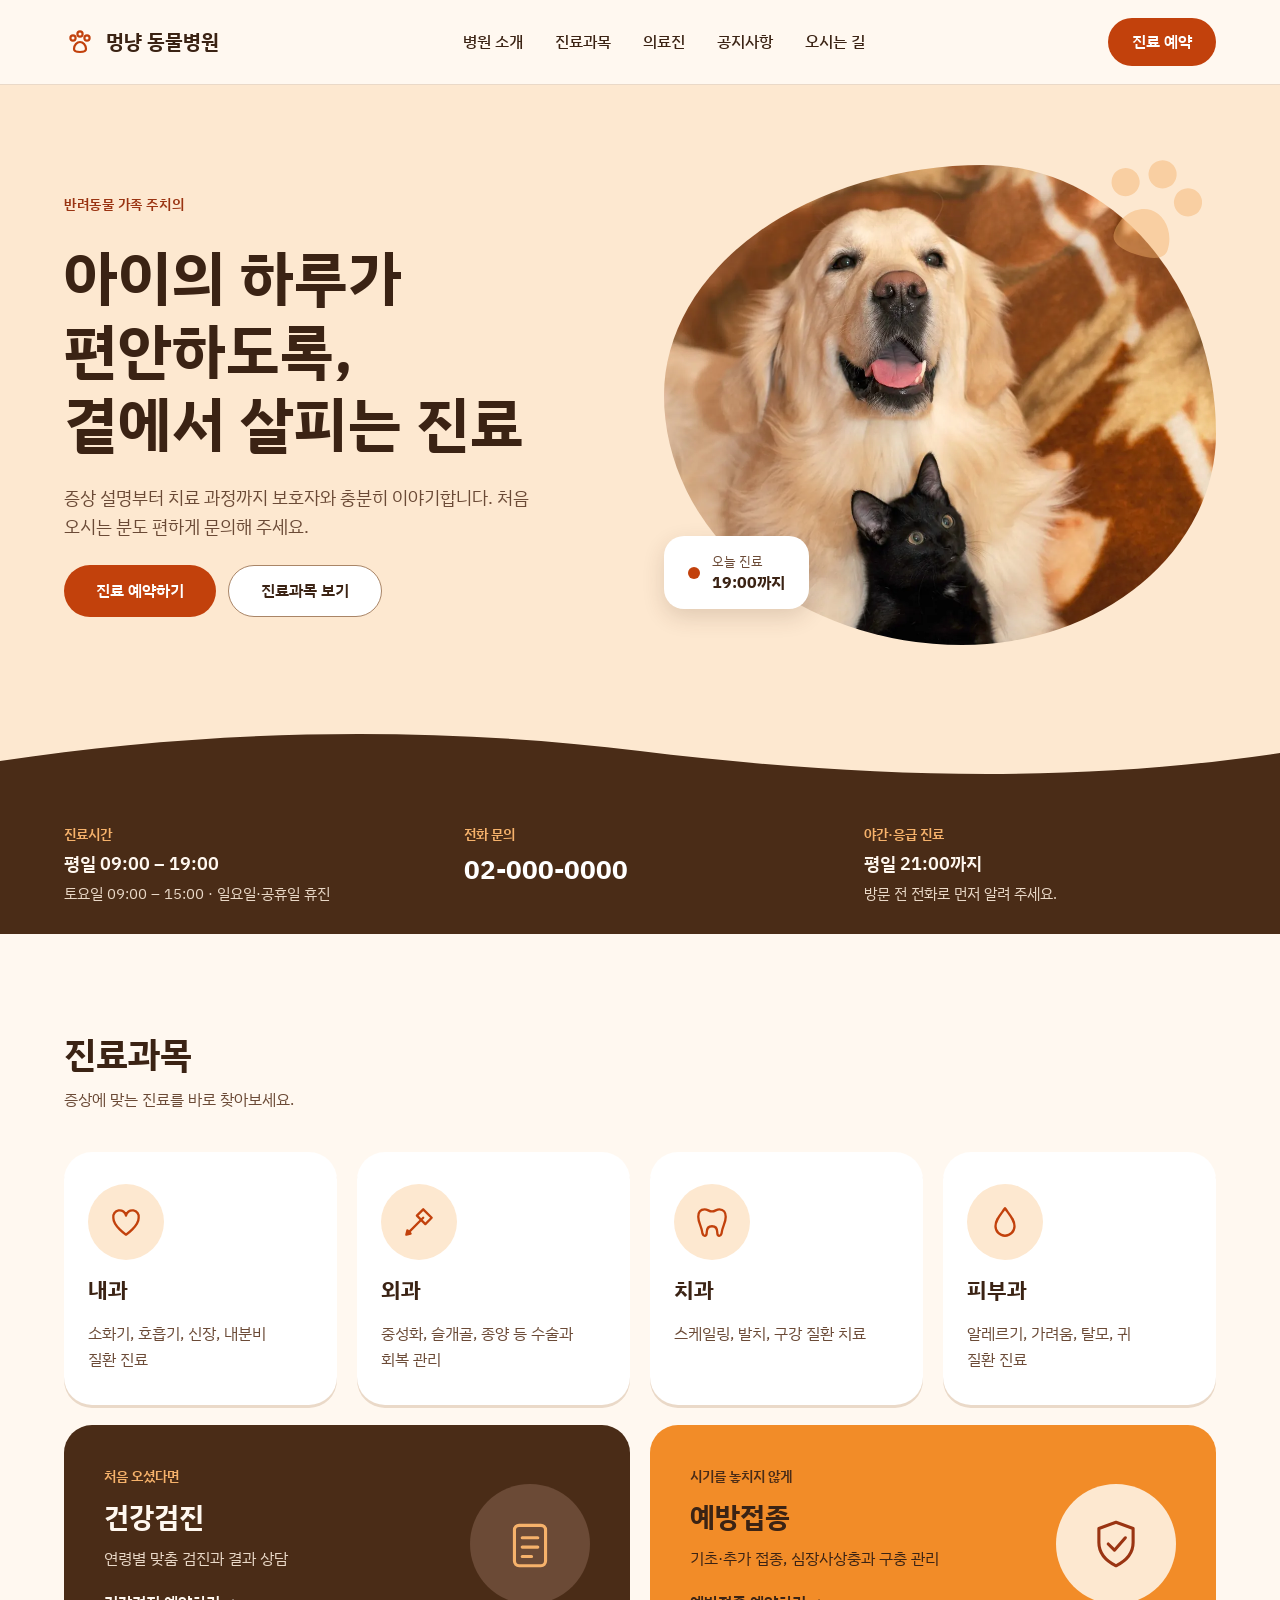
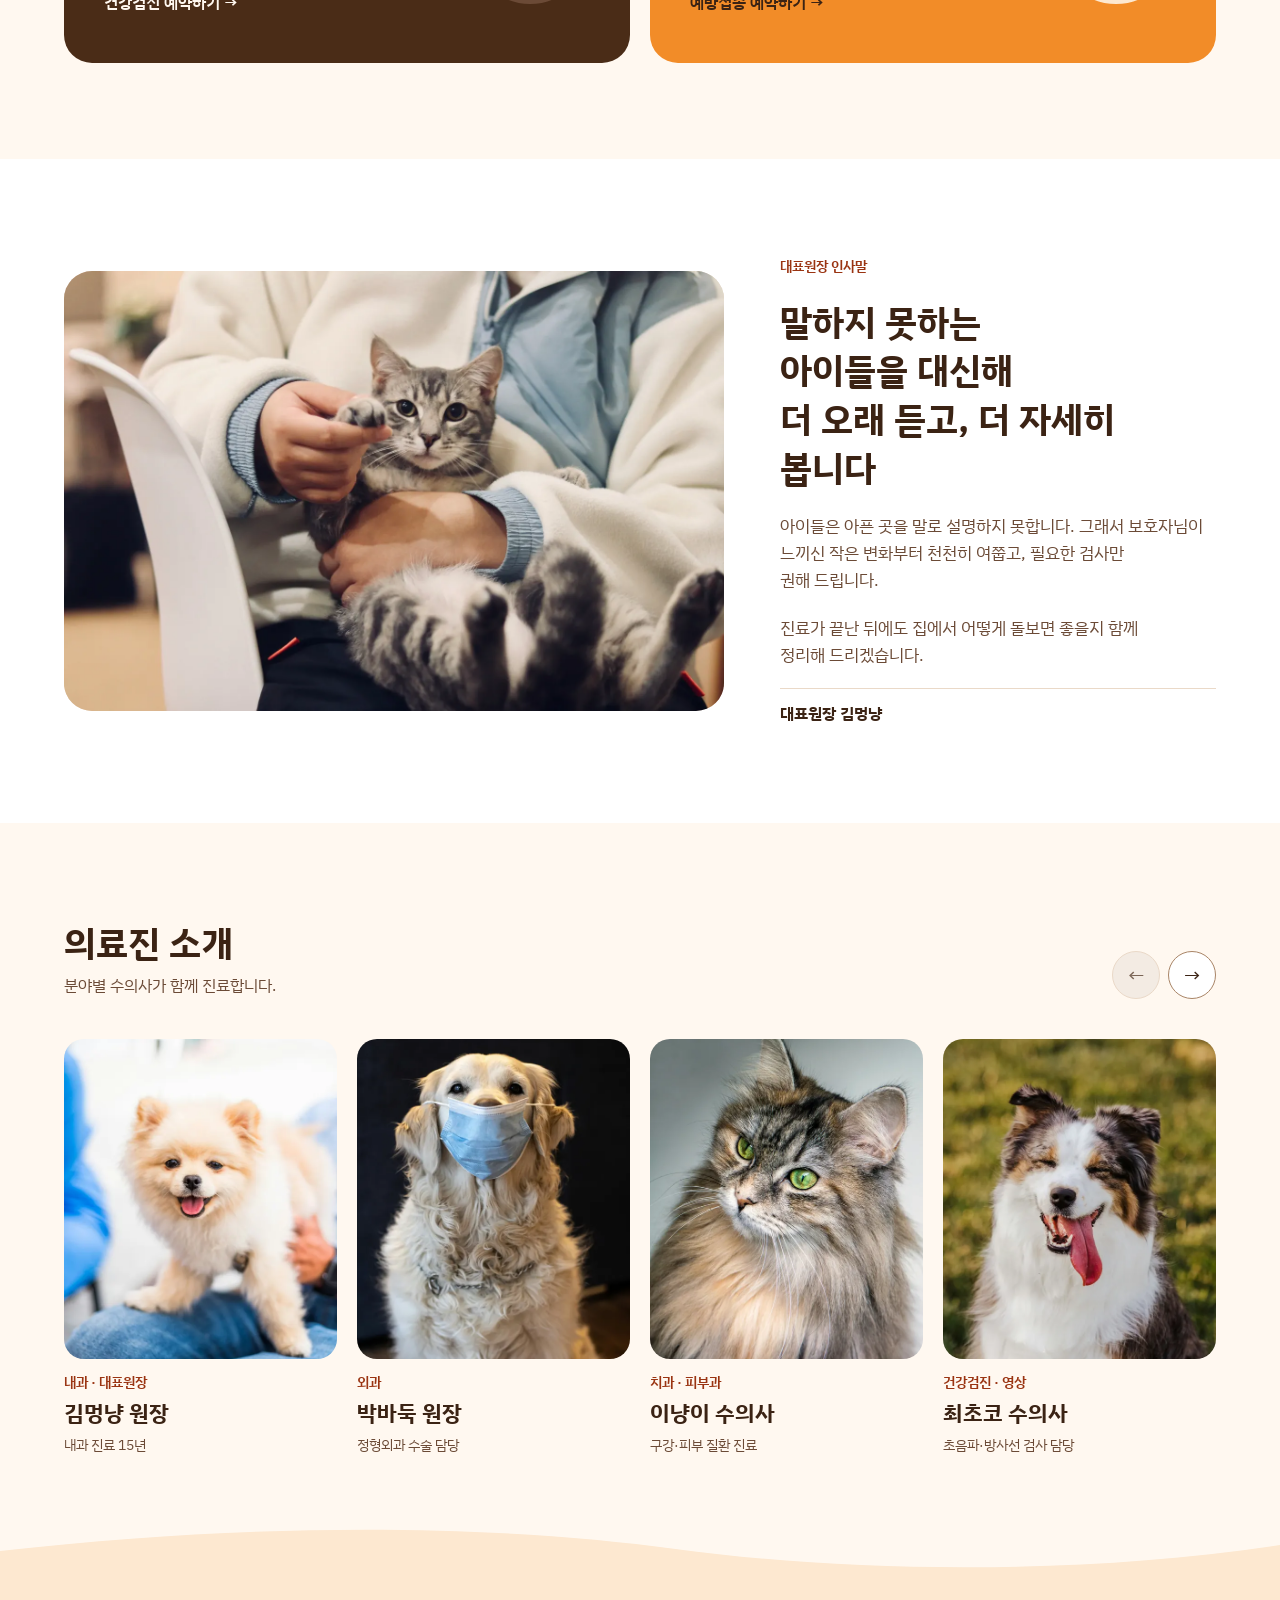
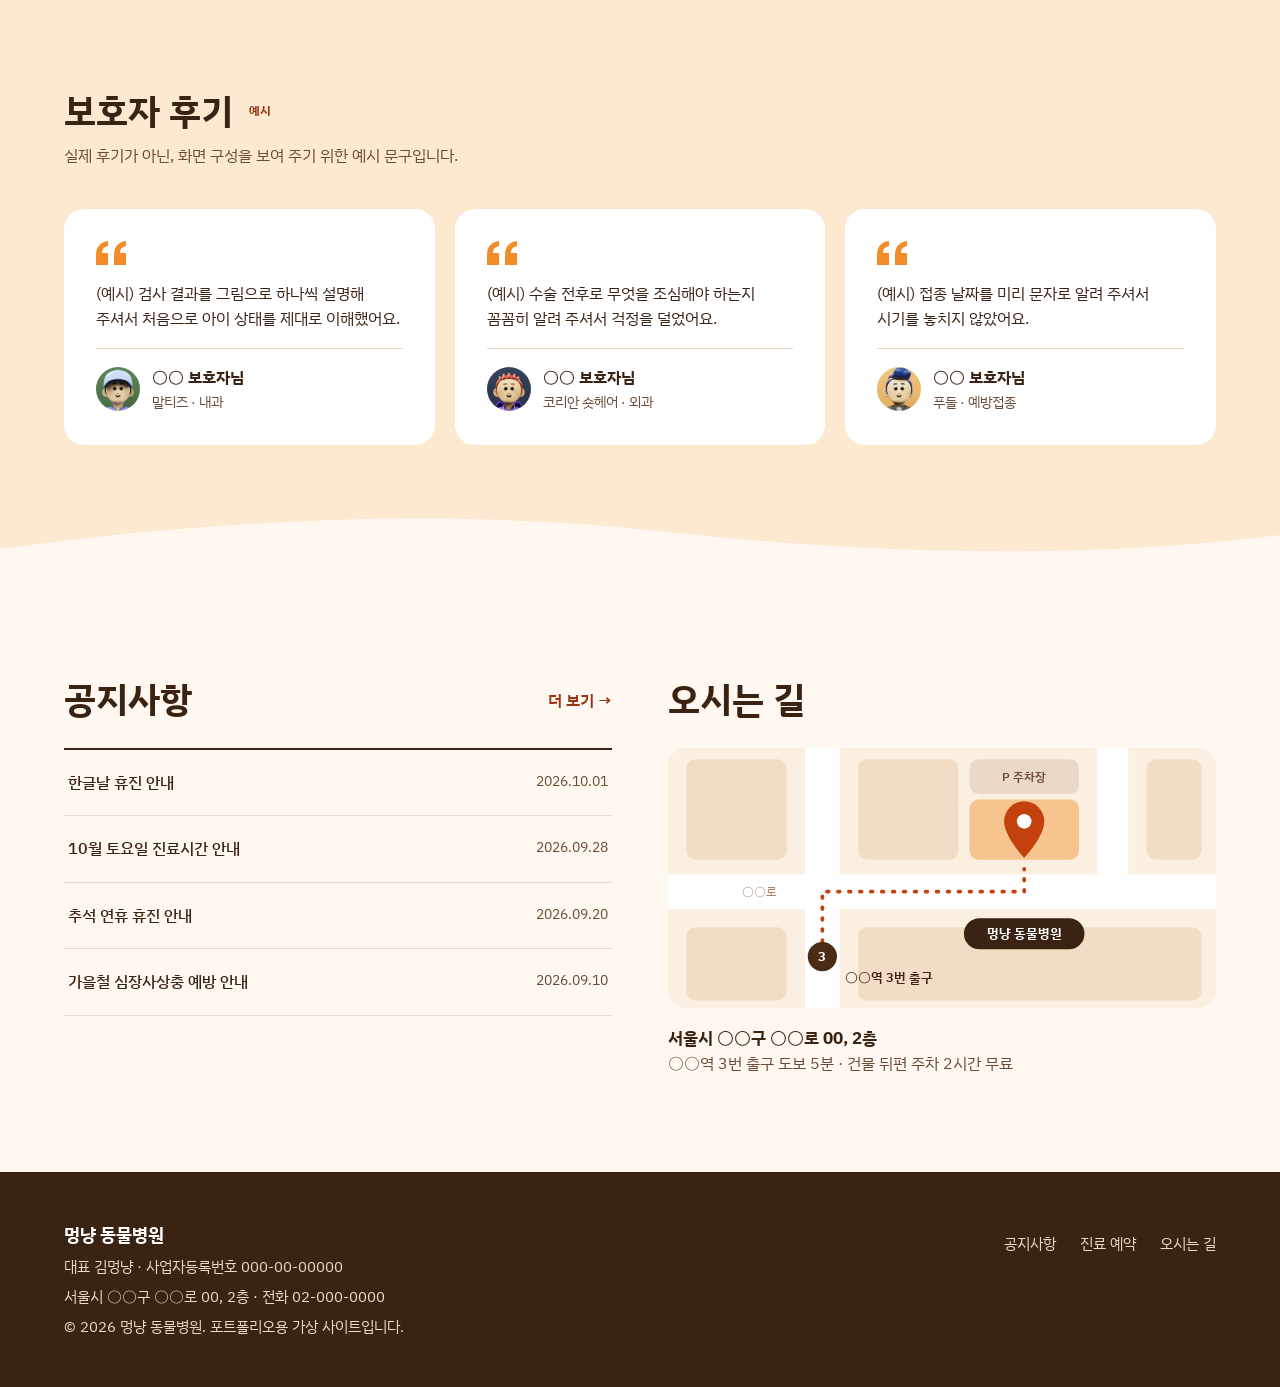
<file: index.html>
<!DOCTYPE html>
<html lang="ko">

<head>
  <meta charset="UTF-8">
  <meta name="viewport" content="width=device-width, initial-scale=1.0">
  <meta name="description" content="반려동물 가족 주치의, 멍냥 동물병원 (포트폴리오용 가상 사이트)">
  <title>멍냥 동물병원</title>
  <link rel="stylesheet" href="./assets/css/style.css">
  <link rel="stylesheet" href="./assets/css/main.css">
</head>

<body>
  <a href="#main" class="skip-link">본문 바로가기</a>

  <!-- 헤더: 내용은 layout.js가 넣음 -->
  <header class="site-header" data-include="header"></header>

  <main id="main">

    <!-- 히어로 -->
    <section class="hero" aria-labelledby="hero-title">
      <div class="hero__inner container">
        <div class="hero__text">
          <p class="hero__eyebrow">반려동물 가족 주치의</p>
          <h1 class="text-display hero__title" id="hero-title">아이의 하루가 편안하도록,<br>곁에서 살피는 진료</h1>
          <p class="hero__desc">증상 설명부터 치료 과정까지 보호자와 충분히 이야기합니다. 처음 오시는 분도 편하게 문의해 주세요.</p>
          <div class="hero__actions">
            <a class="btn btn--primary" href="./sub/reserve.html">진료 예약하기</a>
            <a class="btn btn--secondary" href="#dept">진료과목 보기</a>
          </div>
        </div>
        <div class="hero__visual">
          <svg class="hero__deco" viewBox="0 0 32 32" fill="currentColor" aria-hidden="true">
            <circle cx="9" cy="12" r="3" />
            <circle cx="16" cy="8" r="3" />
            <circle cx="23" cy="12" r="3" />
            <path d="M10 23c0-4 3-7 6-7s6 3 6 7c0 2-2 3-6 3s-6-1-6-3z" />
          </svg>
          <!-- 첫 화면 사진이라 미리 받음(fetchpriority). 꾸밈 사진이라 alt는 비움 -->
          <img class="hero__image" src="./assets/img/hero.webp" alt="" width="1100" height="956" fetchpriority="high">
          <p class="hero__badge">
            <span class="hero__badge-dot" aria-hidden="true"></span>
            <span><span class="hero__badge-label">오늘 진료</span> <strong>19:00까지</strong></span>
          </p>
        </div>
      </div>
      <svg class="wave wave--brown" viewBox="0 0 1440 70" preserveAspectRatio="none" aria-hidden="true">
        <path d="M0 70V36C240 4 480 0 720 26s480 34 720 2v42z" />
      </svg>
    </section>

    <!-- 진료 안내 바 -->
    <section class="info-bar" aria-label="진료 안내">
      <dl class="info-bar__list container">
        <div class="info-bar__item">
          <dt>진료시간</dt>
          <dd class="info-bar__value">평일 09:00 – 19:00</dd>
          <dd class="info-bar__sub">토요일 09:00 – 15:00 · 일요일·공휴일 휴진</dd>
        </div>
        <div class="info-bar__item info-bar__item--phone">
          <dt>전화 문의</dt>
          <dd>
            <a class="info-bar__phone" href="tel:020000000">
              <svg width="20" height="20" viewBox="0 0 24 24" fill="none" stroke="currentColor" stroke-width="2.2"
                stroke-linecap="round" stroke-linejoin="round" aria-hidden="true">
                <path d="M5 4h4l2 5-2.5 1.5a11 11 0 0 0 5 5L15 13l5 2v4a2 2 0 0 1-2 2A16 16 0 0 1 3 6a2 2 0 0 1 2-2z" />
              </svg>
              02-000-0000
            </a>
          </dd>
        </div>
        <div class="info-bar__item">
          <dt>야간·응급 진료</dt>
          <dd class="info-bar__value">평일 21:00까지</dd>
          <dd class="info-bar__sub">방문 전 전화로 먼저 알려 주세요.</dd>
        </div>
      </dl>
    </section>

    <!-- 진료과목 -->
    <section class="dept" id="dept" aria-labelledby="dept-title">
      <div class="container">
        <div class="section-head">
          <h2 id="dept-title">진료과목</h2>
          <p class="section-head__desc">증상에 맞는 진료를 바로 찾아보세요.</p>
        </div>

        <ul class="dept__grid">
          <li class="card dept-card">
            <span class="dept-card__icon" aria-hidden="true">
              <svg viewBox="0 0 36 36" fill="none" stroke="currentColor" stroke-width="2.2" stroke-linecap="round" stroke-linejoin="round"><path d="M18 30S6 22 6 14a6 6 0 0 1 12-2 6 6 0 0 1 12 2c0 8-12 16-12 16z" /></svg>
            </span>
            <h3 class="card__title">내과</h3>
            <p class="dept-card__desc">소화기, 호흡기, 신장, 내분비 질환 진료</p>
          </li>
          <li class="card dept-card">
            <span class="dept-card__icon" aria-hidden="true">
              <svg viewBox="0 0 36 36" fill="none" stroke="currentColor" stroke-width="2.2" stroke-linecap="round" stroke-linejoin="round"><path d="M8 28l14-14M22 6l8 8-6 6-8-8z" /><path d="M6 30l4-1-3-3z" /></svg>
            </span>
            <h3 class="card__title">외과</h3>
            <p class="dept-card__desc">중성화, 슬개골, 종양 등 수술과 회복 관리</p>
          </li>
          <li class="card dept-card">
            <span class="dept-card__icon" aria-hidden="true">
              <svg viewBox="0 0 36 36" fill="none" stroke="currentColor" stroke-width="2.2" stroke-linecap="round" stroke-linejoin="round"><path d="M11 6c-4 0-6 3-6 7 0 6 3 8 4 16 1 3 4 3 4-1 0-4 2-6 5-6s5 2 5 6c0 4 3 4 4 1 1-8 4-10 4-16 0-4-2-7-6-7-3 0-4 2-7 2s-4-2-7-2z" /></svg>
            </span>
            <h3 class="card__title">치과</h3>
            <p class="dept-card__desc">스케일링, 발치, 구강 질환 치료</p>
          </li>
          <li class="card dept-card">
            <span class="dept-card__icon" aria-hidden="true">
              <svg viewBox="0 0 36 36" fill="none" stroke="currentColor" stroke-width="2.2" stroke-linecap="round" stroke-linejoin="round"><path d="M18 5c5 7 9 11 9 17a9 9 0 0 1-18 0c0-6 4-10 9-17z" /></svg>
            </span>
            <h3 class="card__title">피부과</h3>
            <p class="dept-card__desc">알레르기, 가려움, 탈모, 귀 질환 진료</p>
          </li>
        </ul>

        <ul class="dept__feature">
          <li class="feature-card feature-card--dark">
            <div class="feature-card__text">
              <p class="feature-card__eyebrow">처음 오셨다면</p>
              <h3 class="feature-card__title">건강검진</h3>
              <p class="feature-card__desc">연령별 맞춤 검진과 결과 상담</p>
              <a class="feature-card__link" href="./sub/reserve.html">건강검진 예약하기 →</a>
            </div>
            <span class="feature-card__icon" aria-hidden="true">
              <svg viewBox="0 0 36 36" fill="none" stroke="currentColor" stroke-width="2" stroke-linecap="round" stroke-linejoin="round"><rect x="8" y="6" width="20" height="26" rx="3" /><path d="M13 14h10M13 20h10M13 26h6" /></svg>
            </span>
          </li>
          <li class="feature-card feature-card--orange">
            <div class="feature-card__text">
              <p class="feature-card__eyebrow">시기를 놓치지 않게</p>
              <h3 class="feature-card__title">예방접종</h3>
              <p class="feature-card__desc">기초·추가 접종, 심장사상충과 구충 관리</p>
              <a class="feature-card__link" href="./sub/reserve.html">예방접종 예약하기 →</a>
            </div>
            <span class="feature-card__icon" aria-hidden="true">
              <svg viewBox="0 0 36 36" fill="none" stroke="currentColor" stroke-width="2" stroke-linecap="round" stroke-linejoin="round"><path d="M18 4l11 4v9c0 7-5 12-11 15C12 29 7 24 7 17V8z" /><path d="M13 18l4 4 7-8" /></svg>
            </span>
          </li>
        </ul>
      </div>
    </section>

    <!-- 대표원장 인사말 -->
    <section class="greeting" id="about" aria-labelledby="greeting-title">
      <div class="greeting__inner container">
        <img class="greeting__photo" src="./assets/img/greeting.webp" alt="" width="1400" height="933" loading="lazy">
        <div class="greeting__text">
          <p class="greeting__eyebrow">대표원장 인사말</p>
          <h2 id="greeting-title">말하지 못하는 아이들을 대신해<br>더 오래 듣고, 더 자세히 봅니다</h2>
          <p class="greeting__body">아이들은 아픈 곳을 말로 설명하지 못합니다. 그래서 보호자님이 느끼신 작은 변화부터 천천히 여쭙고, 필요한 검사만 권해 드립니다.</p>
          <p class="greeting__body">진료가 끝난 뒤에도 집에서 어떻게 돌보면 좋을지 함께 정리해 드리겠습니다.</p>
          <p class="greeting__sign">대표원장 김멍냥</p>
        </div>
      </div>
    </section>

    <!-- 의료진 -->
    <section class="staff" id="staff" aria-labelledby="staff-title" data-slider>
      <div class="container">
        <div class="section-head section-head--row">
          <div>
            <h2 id="staff-title">의료진 소개</h2>
            <p class="section-head__desc">분야별 수의사가 함께 진료합니다.</p>
          </div>
          <div class="staff__controls">
            <button type="button" class="slider-btn" aria-label="이전 의료진" data-slider-prev>←</button>
            <button type="button" class="slider-btn" aria-label="다음 의료진" data-slider-next>→</button>
          </div>
        </div>

        <!-- 스크롤되는 영역은 키보드로도 스크롤할 수 있게 tabindex="0" -->
        <ul class="staff__list" data-slider-list tabindex="0" aria-label="의료진 목록">
          <li class="staff-card">
            <!-- 의료진 카드 사진은 각 수의사의 반려동물 -->
            <img class="staff-card__photo" src="./assets/img/staff-1.webp" alt="김멍냥 원장의 반려견" width="600" height="750" loading="lazy">
            <p class="staff-card__part">내과 · 대표원장</p>
            <h3 class="staff-card__name">김멍냥 원장</h3>
            <p class="staff-card__career">내과 진료 15년</p>
          </li>
          <li class="staff-card">
            <img class="staff-card__photo" src="./assets/img/staff-2.webp" alt="박바둑 원장의 반려견" width="600" height="750" loading="lazy">
            <p class="staff-card__part">외과</p>
            <h3 class="staff-card__name">박바둑 원장</h3>
            <p class="staff-card__career">정형외과 수술 담당</p>
          </li>
          <li class="staff-card">
            <img class="staff-card__photo" src="./assets/img/staff-3.webp" alt="이냥이 수의사의 반려묘" width="600" height="750" loading="lazy">
            <p class="staff-card__part">치과 · 피부과</p>
            <h3 class="staff-card__name">이냥이 수의사</h3>
            <p class="staff-card__career">구강·피부 질환 진료</p>
          </li>
          <li class="staff-card">
            <img class="staff-card__photo" src="./assets/img/staff-4.webp" alt="최초코 수의사의 반려견" width="600" height="750" loading="lazy">
            <p class="staff-card__part">건강검진 · 영상</p>
            <h3 class="staff-card__name">최초코 수의사</h3>
            <p class="staff-card__career">초음파·방사선 검사 담당</p>
          </li>
          <li class="staff-card">
            <img class="staff-card__photo" src="./assets/img/staff-5.webp" alt="정보리 수의사의 반려묘" width="600" height="750" loading="lazy">
            <p class="staff-card__part">예방접종</p>
            <h3 class="staff-card__name">정보리 수의사</h3>
            <p class="staff-card__career">어린 동물 예방 관리</p>
          </li>
          <li class="staff-card">
            <img class="staff-card__photo" src="./assets/img/staff-6.webp" alt="한구름 수의사의 반려견" width="600" height="750" loading="lazy">
            <p class="staff-card__part">외과</p>
            <h3 class="staff-card__name">한구름 수의사</h3>
            <p class="staff-card__career">중성화·연부조직 수술</p>
          </li>
        </ul>
      </div>
      <svg class="wave wave--tint" viewBox="0 0 1440 70" preserveAspectRatio="none" aria-hidden="true">
        <path d="M0 70V30C300 0 560 4 760 28s460 26 680-4v46z" />
      </svg>
    </section>

    <!-- 보호자 후기 (예시) -->
    <section class="review" aria-labelledby="review-title">
      <div class="container">
        <div class="section-head">
          <h2 id="review-title">보호자 후기 <span class="badge badge--new">예시</span></h2>
          <p class="section-head__desc">실제 후기가 아닌, 화면 구성을 보여 주기 위한 예시 문구입니다.</p>
        </div>

        <ul class="review__list" tabindex="0" aria-label="보호자 후기 목록">
          <li>
            <figure class="review-card">
              <svg class="review-card__mark" width="32" height="24" viewBox="0 0 32 24" fill="currentColor" aria-hidden="true"><path d="M0 24V14C0 6 4 1 12 0v5c-4 1-6 3-6 7h6v12zm18 0V14c0-8 4-13 12-14v5c-4 1-6 3-6 7h6v12z" /></svg>
              <blockquote class="review-card__quote">
                <p>(예시) 검사 결과를 그림으로 하나씩 설명해 주셔서 처음으로 아이 상태를 제대로 이해했어요.</p>
              </blockquote>
              <figcaption class="review-card__author">
                <img class="review-card__avatar" src="./assets/img/reviewer-1.webp" alt="" width="132" height="132" loading="lazy">
                <span>
                  <span class="review-card__name">○○ 보호자님</span>
                  <span class="review-card__meta">말티즈 · 내과</span>
                </span>
              </figcaption>
            </figure>
          </li>
          <li>
            <figure class="review-card">
              <svg class="review-card__mark" width="32" height="24" viewBox="0 0 32 24" fill="currentColor" aria-hidden="true"><path d="M0 24V14C0 6 4 1 12 0v5c-4 1-6 3-6 7h6v12zm18 0V14c0-8 4-13 12-14v5c-4 1-6 3-6 7h6v12z" /></svg>
              <blockquote class="review-card__quote">
                <p>(예시) 수술 전후로 무엇을 조심해야 하는지 꼼꼼히 알려 주셔서 걱정을 덜었어요.</p>
              </blockquote>
              <figcaption class="review-card__author">
                <img class="review-card__avatar" src="./assets/img/reviewer-2.webp" alt="" width="132" height="132" loading="lazy">
                <span>
                  <span class="review-card__name">○○ 보호자님</span>
                  <span class="review-card__meta">코리안 숏헤어 · 외과</span>
                </span>
              </figcaption>
            </figure>
          </li>
          <li>
            <figure class="review-card">
              <svg class="review-card__mark" width="32" height="24" viewBox="0 0 32 24" fill="currentColor" aria-hidden="true"><path d="M0 24V14C0 6 4 1 12 0v5c-4 1-6 3-6 7h6v12zm18 0V14c0-8 4-13 12-14v5c-4 1-6 3-6 7h6v12z" /></svg>
              <blockquote class="review-card__quote">
                <p>(예시) 접종 날짜를 미리 문자로 알려 주셔서 시기를 놓치지 않았어요.</p>
              </blockquote>
              <figcaption class="review-card__author">
                <img class="review-card__avatar" src="./assets/img/reviewer-3.webp" alt="" width="132" height="132" loading="lazy">
                <span>
                  <span class="review-card__name">○○ 보호자님</span>
                  <span class="review-card__meta">푸들 · 예방접종</span>
                </span>
              </figcaption>
            </figure>
          </li>
        </ul>
      </div>
      <svg class="wave wave--bg" viewBox="0 0 1440 70" preserveAspectRatio="none" aria-hidden="true">
        <path d="M0 70V40C260 8 520 0 740 22s470 30 700 4v44z" />
      </svg>
    </section>

    <!-- 공지사항 + 오시는 길 -->
    <div class="home-board container">
      <section class="home-board__notice" id="notice" aria-labelledby="notice-title">
        <div class="home-board__head">
          <h2 id="notice-title">공지사항</h2>
          <a class="text-link" href="./sub/notice.html">더 보기 →</a>
        </div>
        <ul class="notice-list">
          <li><a class="notice-list__link" href="./sub/notice.html?id=17"><span class="notice-list__title">한글날 휴진 안내</span><time class="notice-list__date" datetime="2026-10-01">2026.10.01</time></a></li>
          <li><a class="notice-list__link" href="./sub/notice.html?id=16"><span class="notice-list__title">10월 토요일 진료시간 안내</span><time class="notice-list__date" datetime="2026-09-28">2026.09.28</time></a></li>
          <li><a class="notice-list__link" href="./sub/notice.html?id=15"><span class="notice-list__title">추석 연휴 휴진 안내</span><time class="notice-list__date" datetime="2026-09-20">2026.09.20</time></a></li>
          <li><a class="notice-list__link" href="./sub/notice.html?id=13"><span class="notice-list__title">가을철 심장사상충 예방 안내</span><time class="notice-list__date" datetime="2026-09-10">2026.09.10</time></a></li>
        </ul>
      </section>

      <section class="home-board__map" id="map" aria-labelledby="map-title">
        <div class="home-board__head">
          <h2 id="map-title">오시는 길</h2>
        </div>
        <!-- 약도: 실제 지도 서비스 대신 직접 그린 SVG (가상 주소라서) -->
        <div class="map-box">
          <svg viewBox="0 0 600 300" preserveAspectRatio="xMidYMid slice" role="img" aria-labelledby="map-svg-title">
            <title id="map-svg-title">약도: ○○역 3번 출구에서 ○○로를 따라 걸어서 5분, 병원 건물 뒤편에 주차장</title>
            <!-- 좁은 화면에서는 좌우가 잘리므로 중요한 내용은 가운데(x 80~520)에 둠 -->
            <rect width="600" height="300" fill="#fbefe1" />
            <!-- 건물 블록 -->
            <g fill="#f3dcc4">
              <rect x="20" y="20" width="110" height="110" rx="10" />
              <rect x="208" y="20" width="110" height="110" rx="10" />
              <rect x="524" y="20" width="60" height="110" rx="10" />
              <rect x="20" y="204" width="110" height="80" rx="10" />
              <rect x="208" y="204" width="376" height="80" rx="10" />
            </g>
            <!-- 도로 -->
            <g fill="#ffffff">
              <rect x="0" y="146" width="600" height="38" />
              <rect x="150" y="0" width="38" height="300" />
              <rect x="470" y="0" width="34" height="146" />
            </g>
            <text x="100" y="170" font-size="13" fill="#a98567" text-anchor="middle">○○로</text>
            <!-- 병원 건물과 뒤편 주차장 -->
            <rect x="330" y="20" width="120" height="38" rx="10" fill="#ead9c8" />
            <text x="390" y="44" font-size="13" font-weight="600" fill="#6b4a36" text-anchor="middle">P 주차장</text>
            <rect x="330" y="64" width="120" height="66" rx="10" fill="#f6c48f" />
            <!-- 걸어오는 길 -->
            <path d="M169 220 V165 H390 V140" fill="none" stroke="#c2410c" stroke-width="4" stroke-linecap="round"
              stroke-dasharray="2 10" />
            <!-- 지하철 출구 -->
            <circle cx="169" cy="236" r="16" fill="#4a2c17" />
            <text x="169" y="241" font-size="14" font-weight="700" fill="#ffffff" text-anchor="middle">3</text>
            <text x="194" y="264" font-size="14" font-weight="600" fill="#3b2314">○○역 3번 출구</text>
            <!-- 병원 위치 표시 -->
            <path d="M390 128s-22-23-22-40a22 22 0 0 1 44 0c0 17-22 40-22 40z" fill="#c2410c" />
            <circle cx="390" cy="88" r="8" fill="#ffffff" />
            <rect x="324" y="194" width="132" height="34" rx="17" fill="#3b2314" />
            <text x="390" y="216" font-size="14" font-weight="700" fill="#ffffff" text-anchor="middle">멍냥 동물병원</text>
          </svg>
        </div>
        <p class="map-address">서울시 ○○구 ○○로 00, 2층</p>
        <p class="map-guide">○○역 3번 출구 도보 5분 · 건물 뒤편 주차 2시간 무료</p>
      </section>
    </div>

  </main>

  <!-- 푸터: 내용은 layout.js가 넣음 -->
  <footer class="site-footer" data-include="footer"></footer>

  <script type="module" src="./assets/js/main.js"></script>
</body>

</html>
</file>
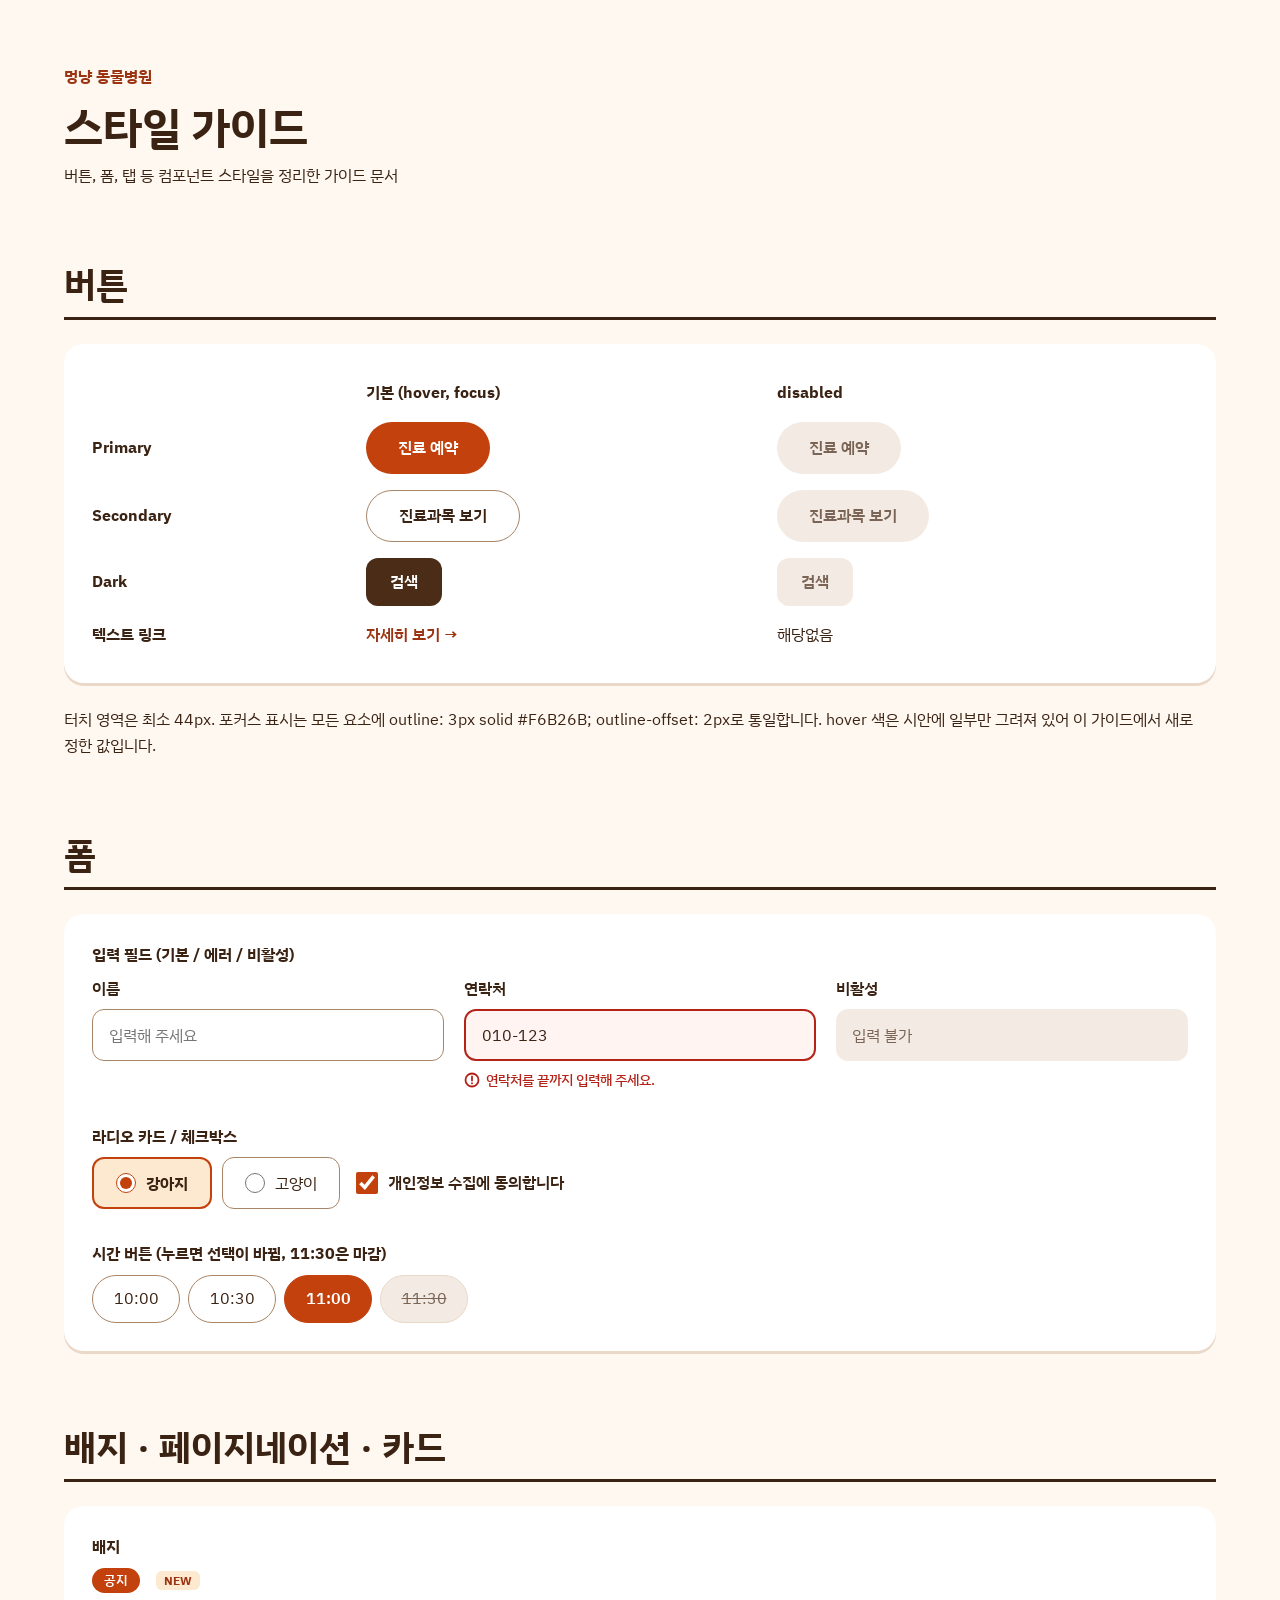
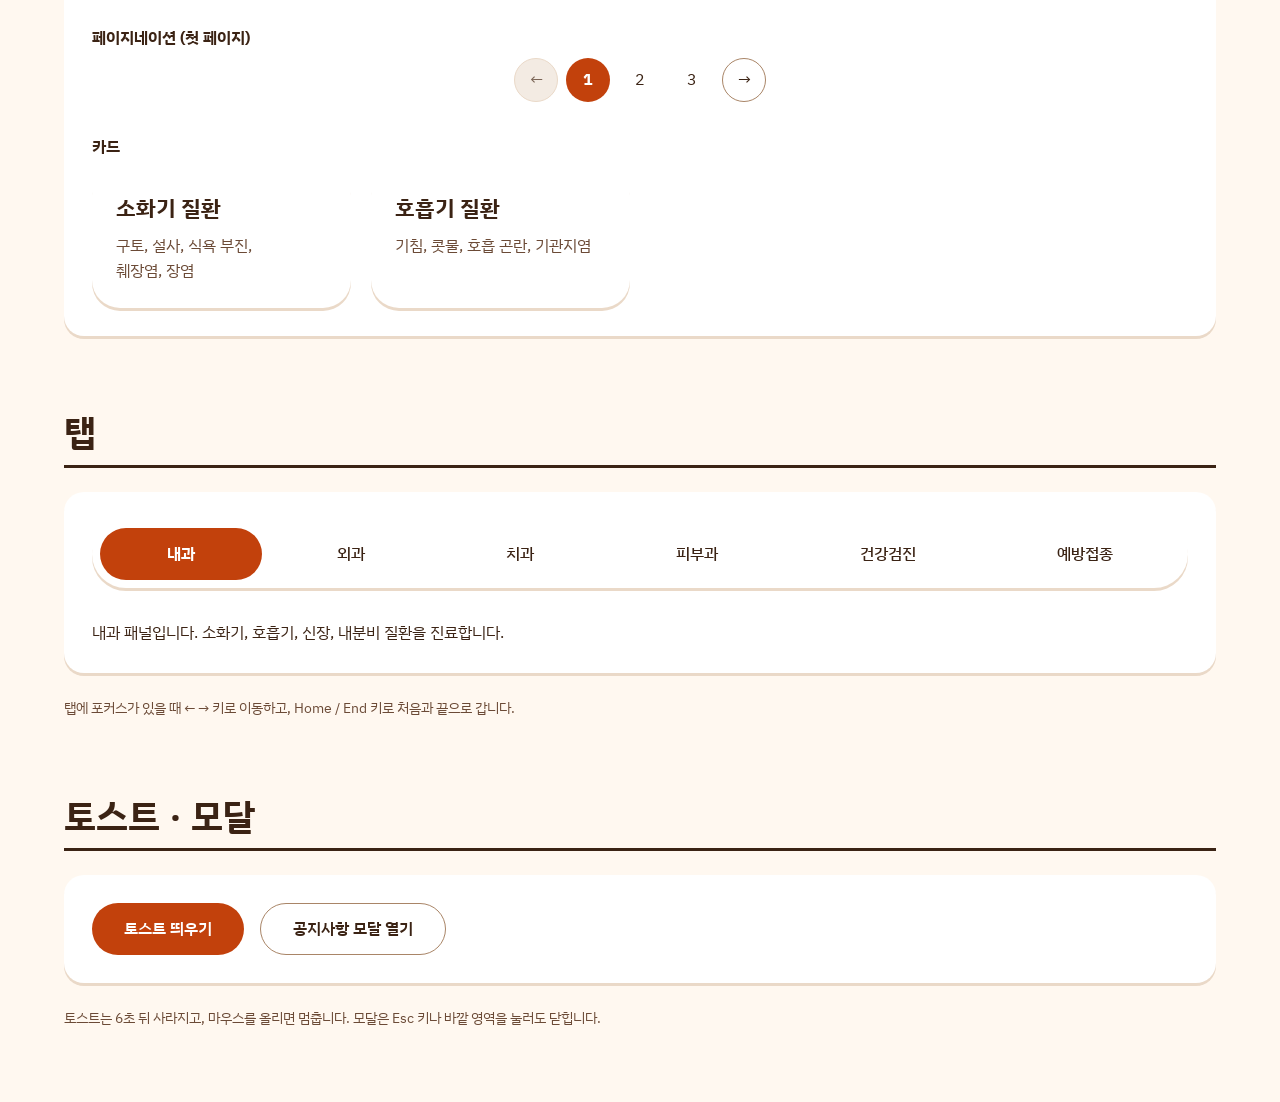
<file: guide/index.html>
<!DOCTYPE html>
<html lang="ko">

<head>
  <meta charset="UTF-8">
  <meta name="viewport" content="width=device-width, initial-scale=1.0">
  <link rel="stylesheet" href="../assets/css/style.css">
  <title>멍냥 동물병원 가이드</title>
  <style>
    .guide-main {
      margin: 64px 0;
    }

    .guide-header hgroup p {
      color: var(--color-primary-text);
      font-weight: 700;
    }

    .guide-header hgroup h1 {
      padding: 8px 0;
    }

    .guide-section {
      margin: 72px 0;
    }

    .guide-section h2 {
      padding-bottom: 8px;
      border-bottom: 3px solid var(--color-text);
    }

    .guide-section__preview {
      margin: 24px 0;
      padding: 28px;
      background-color: white;
      border-radius: 20px;
      box-shadow: 0px 3px 0px 0px var(--color-line);
    }

    .guide-section__preview table {
      width: 100%;
      border-collapse: collapse;
      table-layout: fixed;
    }

    .guide-section__preview th,
    .guide-section__preview td {
      padding: 8px 0;
      text-align: left;
      vertical-align: middle;
    }

    .guide-field {
      display: flex;
      flex-wrap: wrap;
      gap: 20px;
    }

    .guide-field .field {
      flex: 1 1 220px;
    }

    .guide-block+.guide-block {
      margin-top: 32px;
    }

    .guide-label {
      margin-bottom: 8px;
      font-weight: 700;
    }

    .guide-row {
      display: flex;
      flex-wrap: wrap;
      align-items: center;
      gap: 16px;
    }

    .guide-grid {
      display: grid;
      grid-template-columns: repeat(auto-fill, minmax(220px, 1fr));
      gap: var(--card-gap);
    }

    .guide-note {
      color: var(--color-text-sub);
      font-size: var(--font-caption-size);
    }
  </style>
</head>

<body>
  <a href="#main" class="skip-link">본문 바로가기</a>
  <main id="main" class="guide-main">
    <div class="container">

      <header class="guide-header">
        <hgroup>
          <p>멍냥 동물병원</p>
          <h1 class="text-page-title">스타일 가이드</h1>
        </hgroup>
        <p>버튼, 폼, 탭 등 컴포넌트 스타일을 정리한 가이드 문서</p>
      </header>

      <section class="guide-section">
        <h2>버튼</h2>
        <div class="guide-section__preview">
          <table>
            <caption class="sr-only">버튼 스타일</caption>
            <colgroup>
              <col style="width: 25%;">
            </colgroup>
            <tr>
              <td></td>
              <th scope="col">기본 (hover, focus)</th>
              <th scope="col">disabled</th>
            </tr>
            <tr>
              <th scope="row">Primary </th>
              <td>
                <button type="button" class="btn btn--primary">진료 예약</button>
              </td>
              <td>
                <button type="button" class="btn btn--primary" disabled>진료 예약</button>
              </td>
            </tr>
            <tr>
              <th scope="row">Secondary </th>
              <td>
                <button type="button" class="btn btn--secondary">진료과목 보기</button>
              </td>
              <td>
                <button type="button" class="btn btn--secondary" disabled>진료과목 보기</button>
              </td>
            </tr>
            <tr>
              <th scope="row">Dark </th>
              <td>
                <button type="button" class="btn btn--dark">검색</button>
              </td>
              <td>
                <button type="button" class="btn btn--dark" disabled>검색</button>
              </td>
            </tr>
            <tr>
              <th scope="row">텍스트 링크 </th>
              <td>
                <a href="#" class="text-link">자세히 보기 →</a>
              </td>
              <td>해당없음</td>
            </tr>
          </table>
        </div>
        <p>터치 영역은 최소 44px. 포커스 표시는 모든 요소에 outline: 3px solid #F6B26B; outline-offset: 2px로 통일합니다. hover 색은 시안에 일부만 그려져
          있어
          이 가이드에서 새로 정한 값입니다.</p>
      </section>

      <section class="guide-section">
        <h2>폼</h2>
        <div class="guide-section__preview">
          <div class="guide-block">
            <p class="guide-label">입력 필드 (기본 / 에러 / 비활성)</p>
            <div class="guide-field">
              <div class="field">
                <label for="input1" class="field__label">이름</label>
                <input id="input1" type="text" name="user" class="field__input" placeholder="입력해 주세요">
              </div>
              <div class="field">
                <label for="input2" class="field__label">연락처</label>
                <input id="input2" type="tel" name="phone" class="field__input" placeholder="010-0000-0000"
                  value="010-123" data-validate="phone" aria-describedby="phone-error" aria-invalid="true">
                <p id="phone-error" class="field__error">연락처를 끝까지 입력해 주세요.</p>
              </div>
              <div class="field">
                <label for="input3" class="field__label">비활성</label>
                <input id="input3" type="text" name="disabled" class="field__input" value="입력 불가" disabled>
              </div>
            </div>
          </div>

          <div class="guide-block">
            <p class="guide-label" id="pet-label">라디오 카드 / 체크박스</p>
            <div class="guide-row">
              <div class="radio-group" role="radiogroup" aria-labelledby="pet-label">
                <label class="radio">
                  <input type="radio" name="pet" class="radio__input" checked>
                  <span class="radio__text">강아지</span>
                </label>
                <label class="radio">
                  <input type="radio" name="pet" class="radio__input">
                  <span class="radio__text">고양이</span>
                </label>
              </div>
              <label class="check">
                <input type="checkbox" class="check__input" checked>
                <span class="check__text">개인정보 수집에 동의합니다</span>
              </label>
            </div>
          </div>

          <div class="guide-block">
            <p class="guide-label" id="time-label">시간 버튼 (누르면 선택이 바뀜, 11:30은 마감)</p>
            <div class="time-group" data-time-group role="group" aria-labelledby="time-label">
              <button type="button" class="time-btn" aria-pressed="false">10:00</button>
              <button type="button" class="time-btn" aria-pressed="false">10:30</button>
              <button type="button" class="time-btn" aria-pressed="true">11:00</button>
              <button type="button" class="time-btn" disabled>11:30<span class="sr-only"> 마감</span></button>
            </div>
          </div>
        </div>
      </section>

      <section class="guide-section">
        <h2>배지 · 페이지네이션 · 카드</h2>
        <div class="guide-section__preview">
          <div class="guide-block">
            <p class="guide-label">배지</p>
            <div class="guide-row">
              <span class="badge">공지</span>
              <span class="badge badge--new">NEW</span>
            </div>
          </div>

          <div class="guide-block">
            <p class="guide-label">페이지네이션 (첫 페이지)</p>
            <nav class="pagination" aria-label="페이지 이동">
              <a class="pagination__link pagination__link--arrow" aria-label="이전 페이지" aria-disabled="true">←</a>
              <a href="#" class="pagination__link" aria-current="page" aria-label="1페이지, 현재 페이지">1</a>
              <a href="#" class="pagination__link" aria-label="2페이지">2</a>
              <a href="#" class="pagination__link" aria-label="3페이지">3</a>
              <a href="#" class="pagination__link pagination__link--arrow" aria-label="다음 페이지">→</a>
            </nav>
          </div>

          <div class="guide-block">
            <p class="guide-label">카드</p>
            <ul class="guide-grid">
              <li class="card">
                <h3 class="card__title">소화기 질환</h3>
                <p class="card__desc">구토, 설사, 식욕 부진, 췌장염, 장염</p>
              </li>
              <li class="card">
                <h3 class="card__title">호흡기 질환</h3>
                <p class="card__desc">기침, 콧물, 호흡 곤란, 기관지염</p>
              </li>
            </ul>
          </div>
        </div>
      </section>

      <section class="guide-section">
        <h2>탭</h2>
        <div class="guide-section__preview">
          <div class="tabs" data-tabs>
            <div class="tabs__list" role="tablist" aria-label="진료과목">
              <button type="button" class="tabs__tab" role="tab" id="tab-1" aria-selected="true"
                aria-controls="panel-1">내과</button>
              <button type="button" class="tabs__tab" role="tab" id="tab-2" aria-selected="false"
                aria-controls="panel-2" tabindex="-1">외과</button>
              <button type="button" class="tabs__tab" role="tab" id="tab-3" aria-selected="false"
                aria-controls="panel-3" tabindex="-1">치과</button>
              <button type="button" class="tabs__tab" role="tab" id="tab-4" aria-selected="false"
                aria-controls="panel-4" tabindex="-1">피부과</button>
              <button type="button" class="tabs__tab" role="tab" id="tab-5" aria-selected="false"
                aria-controls="panel-5" tabindex="-1">건강검진</button>
              <button type="button" class="tabs__tab" role="tab" id="tab-6" aria-selected="false"
                aria-controls="panel-6" tabindex="-1">예방접종</button>
            </div>
            <div class="tabs__panel" role="tabpanel" id="panel-1" aria-labelledby="tab-1" tabindex="0">
              <p>내과 패널입니다. 소화기, 호흡기, 신장, 내분비 질환을 진료합니다.</p>
            </div>
            <div class="tabs__panel" role="tabpanel" id="panel-2" aria-labelledby="tab-2" tabindex="0" hidden>
              <p>외과 패널입니다.</p>
            </div>
            <div class="tabs__panel" role="tabpanel" id="panel-3" aria-labelledby="tab-3" tabindex="0" hidden>
              <p>치과 패널입니다.</p>
            </div>
            <div class="tabs__panel" role="tabpanel" id="panel-4" aria-labelledby="tab-4" tabindex="0" hidden>
              <p>피부과 패널입니다.</p>
            </div>
            <div class="tabs__panel" role="tabpanel" id="panel-5" aria-labelledby="tab-5" tabindex="0" hidden>
              <p>건강검진 패널입니다.</p>
            </div>
            <div class="tabs__panel" role="tabpanel" id="panel-6" aria-labelledby="tab-6" tabindex="0" hidden>
              <p>예방접종 패널입니다.</p>
            </div>
          </div>
        </div>
        <p class="guide-note">탭에 포커스가 있을 때 ← → 키로 이동하고, Home / End 키로 처음과 끝으로 갑니다.</p>
      </section>

      <section class="guide-section">
        <h2>토스트 · 모달</h2>
        <div class="guide-section__preview">
          <div class="guide-row">
            <button type="button" class="btn btn--primary" data-toast-title="예약 신청이 접수됐어요"
              data-toast-desc="010-0000-0000으로 안내 메시지를 보냈어요. 병원에서 확인 후 연락드릴게요.">토스트 띄우기</button>
            <button type="button" class="btn btn--secondary" data-modal-open="notice-modal">공지사항 모달 열기</button>
          </div>
        </div>
        <p class="guide-note">토스트는 6초 뒤 사라지고, 마우스를 올리면 멈춥니다. 모달은 Esc 키나 바깥 영역을 눌러도 닫힙니다.</p>
      </section>

      <dialog id="notice-modal" class="modal" aria-labelledby="notice-modal-title">
        <div class="modal__header">
          <div class="modal__heading">
            <p class="modal__meta"><span class="badge">공지</span><span>휴진</span></p>
            <h2 id="notice-modal-title" class="modal__title">추석 연휴 휴진 안내</h2>
            <p class="modal__info">작성일 2026.09.20 · 조회 128</p>
          </div>
          <button type="button" class="modal__close" aria-label="공지사항 닫기" data-modal-close autofocus>
            <svg width="22" height="22" viewBox="0 0 22 22" fill="none" stroke="currentColor" stroke-width="2.2"
              stroke-linecap="round" aria-hidden="true">
              <path d="M5 5l12 12M17 5L5 17" />
            </svg>
          </button>
        </div>
        <div class="modal__body" tabindex="0">
          <p>추석 연휴 기간에는 병원 진료를 쉽니다. 진료 일정에 참고해 주세요.</p>
          <div class="modal__box">
            <p><strong>휴진 일정</strong></p>
            <p>2026.10.04(일) ~ 2026.10.07(수)</p>
            <p>정상 진료: 2026.10.08(목)부터</p>
          </div>
          <p>휴진 기간 중 응급 상황은 가까운 24시 동물병원을 이용해 주세요.</p>
        </div>
        <div class="modal__footer">
          <div class="modal__nav">
            <button type="button" class="btn btn--secondary">← 이전 글</button>
            <button type="button" class="btn btn--secondary">다음 글 →</button>
          </div>
          <button type="button" class="btn btn--primary" data-modal-close>닫기</button>
        </div>
      </dialog>
    </div>
  </main>

  <!-- 토스트가 들어갈 자리: 항상 비어 있는 상태로 두고 JS가 내용을 넣음 -->
  <div class="toast-region" role="status" aria-live="polite"></div>

  <script type="module" src="../assets/js/guide.js"></script>
</body>

</html>
</file>
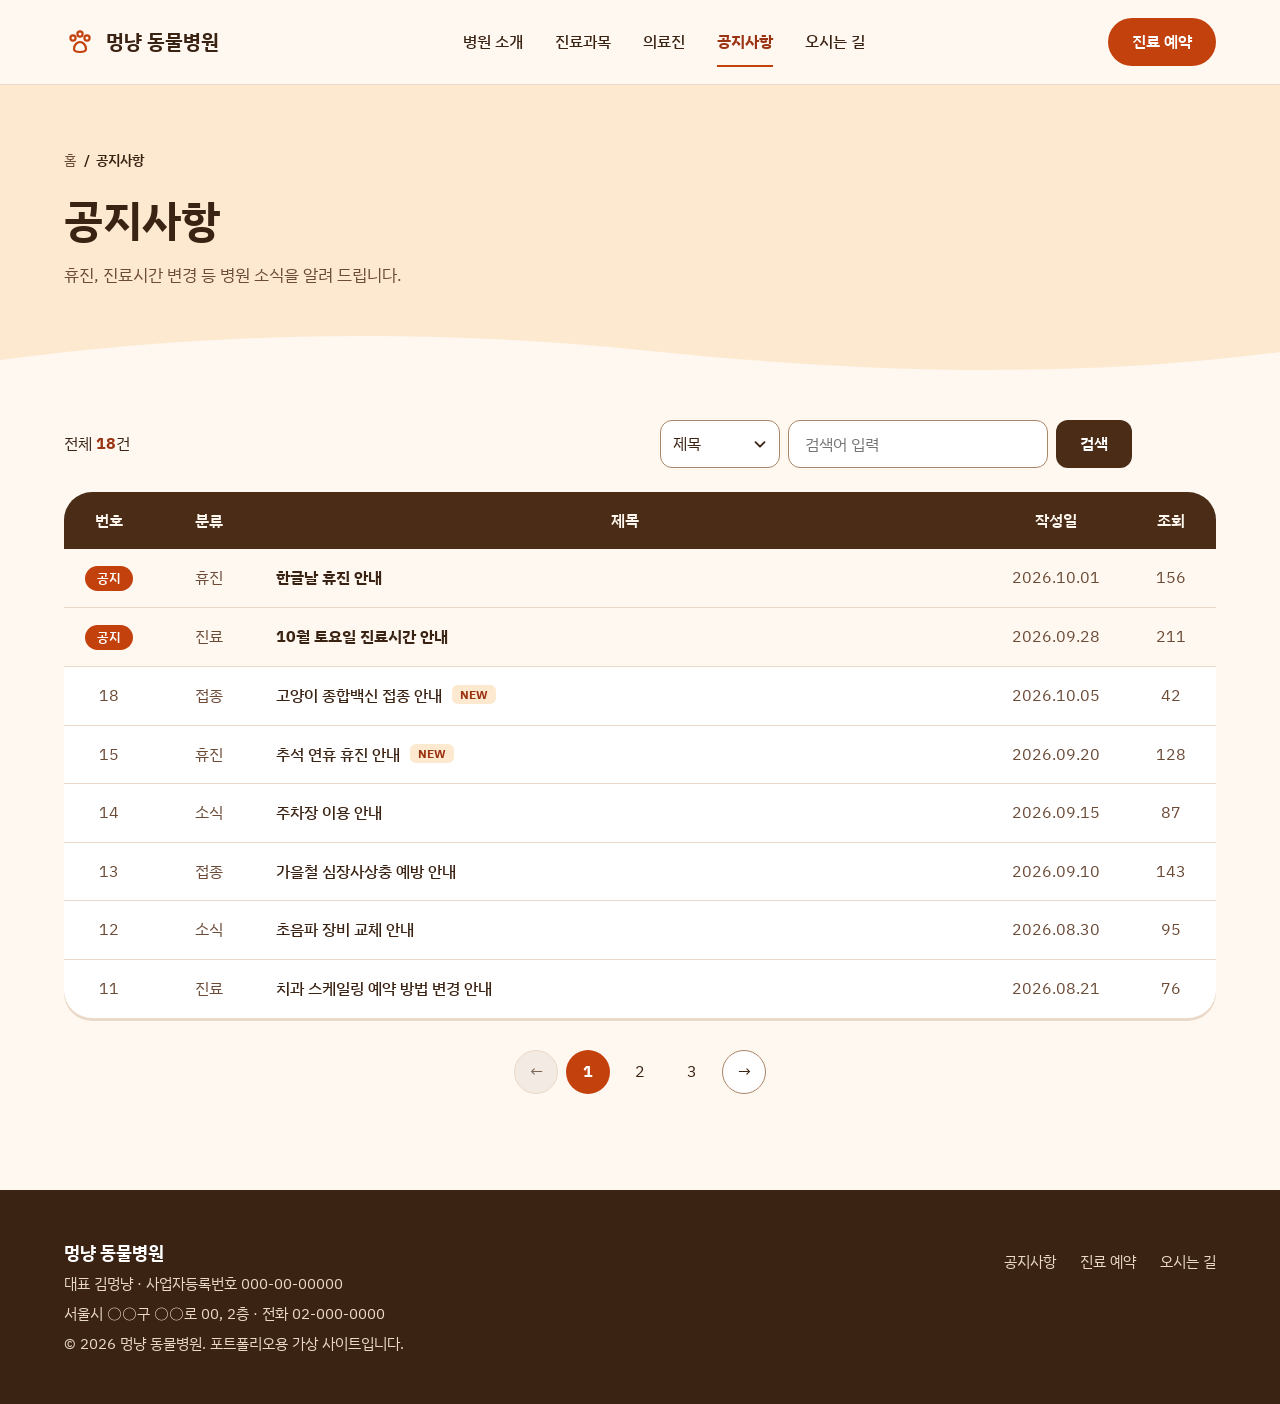
<file: sub/notice.html>
<!DOCTYPE html>
<html lang="ko">

<head>
  <meta charset="UTF-8">
  <meta name="viewport" content="width=device-width, initial-scale=1.0">
  <meta name="description" content="멍냥 동물병원 공지사항 (포트폴리오용 가상 사이트)">
  <title>공지사항 | 멍냥 동물병원</title>
  <link rel="stylesheet" href="../assets/css/style.css">
  <link rel="stylesheet" href="../assets/css/sub.css">
</head>

<body>
  <a href="#main" class="skip-link">본문 바로가기</a>

  <header class="site-header" data-include="header"></header>

  <main id="main">
    <section class="page-hero" aria-labelledby="page-title">
      <div class="page-hero__inner container">
        <nav class="breadcrumb" aria-label="현재 위치">
          <ol>
            <li><a href="../index.html">홈</a></li>
            <li aria-current="page">공지사항</li>
          </ol>
        </nav>
        <h1 class="text-page-title" id="page-title">공지사항</h1>
        <p class="page-hero__desc">휴진, 진료시간 변경 등 병원 소식을 알려 드립니다.</p>
      </div>
      <svg class="wave wave--bg" viewBox="0 0 1440 60" preserveAspectRatio="none" aria-hidden="true">
        <path d="M0 60V32C240 4 480 0 720 22s480 30 720 2v36z" />
      </svg>
    </section>

    <!-- 목록·건수·페이지 번호는 notice.js가 주소(?q=&page=)를 읽어서 그림 -->
    <div class="board container" id="board" data-board>
      <div class="board__toolbar">
        <!-- GET 폼: 제출하면 notice.html?type=title&q=검색어 로 이동 -->
        <form class="board-search" role="search" action="notice.html#board" method="get" data-board-search>
          <label class="sr-only" for="search-type">검색 조건</label>
          <select class="field__input field__select board-search__type" id="search-type" name="type">
            <option value="title">제목</option>
            <option value="content">내용</option>
            <option value="all">제목+내용</option>
          </select>
          <label class="sr-only" for="search-q">검색어</label>
          <input class="field__input board-search__input" type="search" id="search-q" name="q"
            placeholder="검색어 입력">
          <button type="submit" class="btn btn--dark board-search__btn">
            <svg class="board-search__icon" width="20" height="20" viewBox="0 0 20 20" fill="none" stroke="currentColor"
              stroke-width="2.2" stroke-linecap="round" aria-hidden="true">
              <circle cx="9" cy="9" r="6" />
              <path d="M14 14l4 4" />
            </svg>
            <span class="board-search__text">검색</span>
          </button>
        </form>
        <p class="board__count" data-board-count></p>
      </div>

      <noscript>
        <p class="board__empty">공지사항 목록은 자바스크립트를 켜야 볼 수 있어요.</p>
      </noscript>

      <div class="board__list" data-board-list>
        <!-- 768px 이상: 표 -->
        <div class="board-table-wrap">
          <table class="board-table">
            <caption class="sr-only">공지사항 목록: 번호, 분류, 제목, 작성일, 조회수</caption>
            <thead>
              <tr>
                <th scope="col" class="board-table__num">번호</th>
                <th scope="col" class="board-table__cat">분류</th>
                <th scope="col">제목</th>
                <th scope="col" class="board-table__date">작성일</th>
                <th scope="col" class="board-table__views">조회</th>
              </tr>
            </thead>
            <tbody data-board-rows></tbody>
          </table>
        </div>
        <!-- 768px 미만: 카드 목록 -->
        <ul class="notice-cards" data-board-cards></ul>
      </div>

      <div class="board__empty" data-board-empty hidden>
        <p>검색 결과가 없어요. 다른 검색어로 찾아보세요.</p>
        <a class="text-link" href="notice.html">전체 목록 보기</a>
      </div>

      <nav class="pagination board__pagination" aria-label="페이지 이동" data-board-pagination></nav>
    </div>

    <!-- 공지 상세: 내용은 notice.js가 누른 글로 채움 -->
    <dialog id="notice-modal" class="modal" aria-labelledby="notice-modal-title">
      <div class="modal__header">
        <!-- 이전/다음 글로 바뀌면 바뀐 제목을 읽어 줌 -->
        <div class="modal__heading" aria-live="polite">
          <p class="modal__meta" data-modal-meta></p>
          <h2 id="notice-modal-title" class="modal__title" data-modal-title></h2>
          <p class="modal__info" data-modal-info></p>
        </div>
        <button type="button" class="modal__close" aria-label="공지사항 닫기" data-modal-close autofocus>
          <svg width="22" height="22" viewBox="0 0 22 22" fill="none" stroke="currentColor" stroke-width="2.2"
            stroke-linecap="round" aria-hidden="true">
            <path d="M5 5l12 12M17 5L5 17" />
          </svg>
        </button>
      </div>
      <div class="modal__body" tabindex="0" data-modal-body></div>
      <div class="modal__footer">
        <div class="modal__nav">
          <button type="button" class="btn btn--secondary" data-modal-prev>← 이전 글</button>
          <button type="button" class="btn btn--secondary" data-modal-next>다음 글 →</button>
        </div>
        <button type="button" class="btn btn--primary" data-modal-close>닫기</button>
      </div>
    </dialog>
  </main>

  <footer class="site-footer" data-include="footer"></footer>

  <script type="module" src="../assets/js/notice.js"></script>
</body>

</html>
</file>
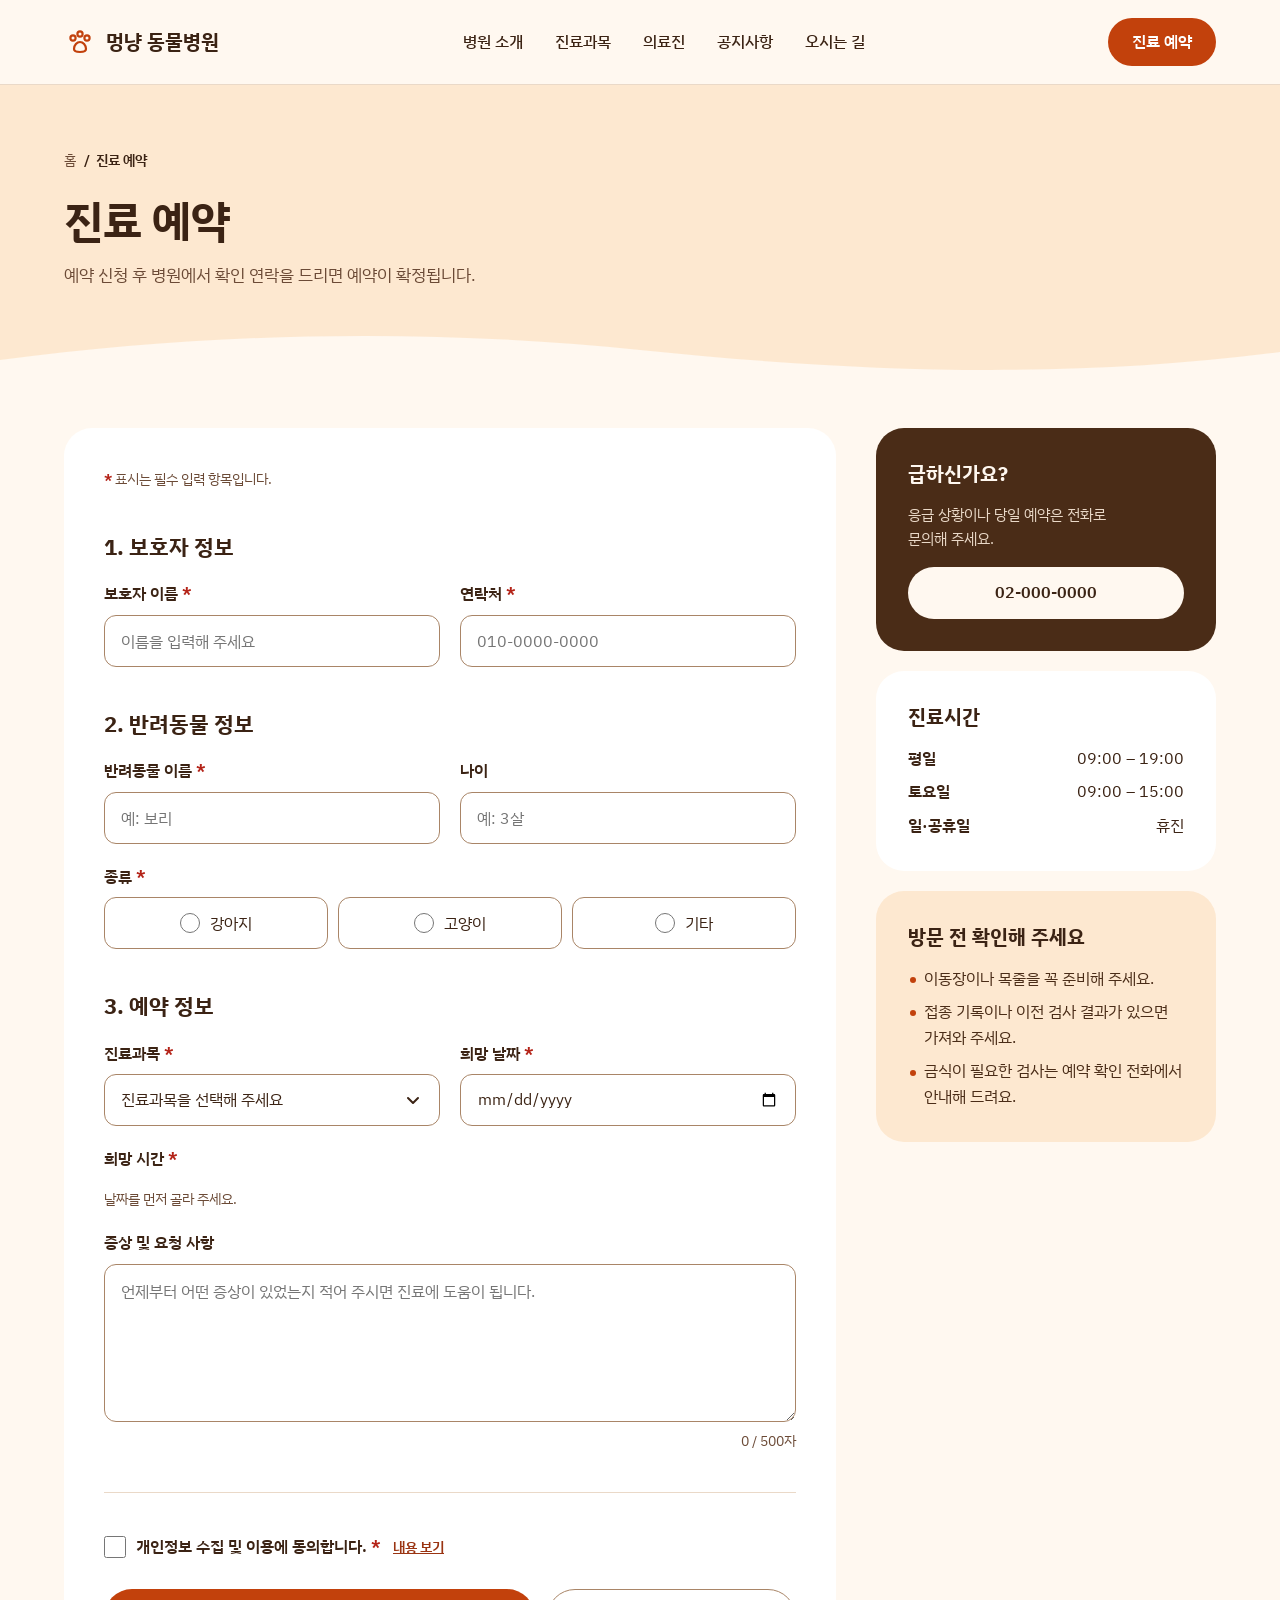
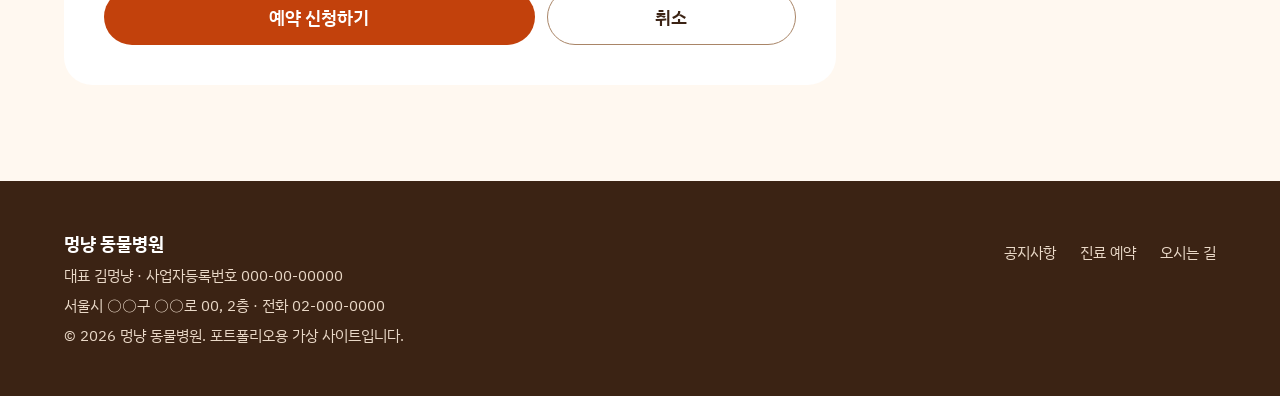
<file: sub/reserve.html>
<!DOCTYPE html>
<html lang="ko">

<head>
  <meta charset="UTF-8">
  <meta name="viewport" content="width=device-width, initial-scale=1.0">
  <meta name="description" content="멍냥 동물병원 진료 예약 (포트폴리오용 가상 사이트)">
  <title>진료 예약 | 멍냥 동물병원</title>
  <link rel="stylesheet" href="../assets/css/style.css">
  <link rel="stylesheet" href="../assets/css/sub.css">
</head>

<body>
  <a href="#main" class="skip-link">본문 바로가기</a>

  <header class="site-header" data-include="header"></header>

  <main id="main">
    <section class="page-hero" aria-labelledby="page-title">
      <div class="page-hero__inner container">
        <nav class="breadcrumb" aria-label="현재 위치">
          <ol>
            <li><a href="../index.html">홈</a></li>
            <li aria-current="page">진료 예약</li>
          </ol>
        </nav>
        <h1 class="text-page-title" id="page-title">진료 예약</h1>
        <p class="page-hero__desc">예약 신청 후 병원에서 확인 연락을 드리면 예약이 확정됩니다.</p>
      </div>
      <svg class="wave wave--bg" viewBox="0 0 1440 60" preserveAspectRatio="none" aria-hidden="true">
        <path d="M0 60V32C240 4 480 0 720 22s480 30 720 2v36z" />
      </svg>
    </section>

    <div class="sub-layout container">
      <!-- novalidate: 브라우저 기본 말풍선 대신 직접 만든 에러 문구를 씀 -->
      <form class="reserve-form sub-layout__main" novalidate data-reserve-form aria-labelledby="page-title">
        <p class="reserve-form__note"><span class="required" aria-hidden="true">*</span> 표시는 필수 입력 항목입니다.</p>

        <fieldset class="form-section">
          <legend class="form-section__title">1. 보호자 정보</legend>
          <div class="form-grid">
            <div class="field">
              <label for="owner" class="field__label">보호자 이름 <span class="required" aria-hidden="true">*</span></label>
              <input id="owner" name="owner" type="text" class="field__input" autocomplete="name" placeholder="이름을 입력해 주세요"
                required data-validate="required" data-message="보호자 이름을 입력해 주세요." aria-describedby="owner-error">
              <p id="owner-error" class="field__error"></p>
            </div>
            <div class="field">
              <label for="phone" class="field__label">연락처 <span class="required" aria-hidden="true">*</span></label>
              <input id="phone" name="phone" type="tel" class="field__input" inputmode="numeric" autocomplete="tel"
                maxlength="13" placeholder="010-0000-0000" required data-validate="phone" data-format="phone"
                aria-describedby="phone-error">
              <p id="phone-error" class="field__error"></p>
            </div>
          </div>
        </fieldset>

        <fieldset class="form-section">
          <legend class="form-section__title">2. 반려동물 정보</legend>
          <div class="form-grid">
            <div class="field">
              <label for="pet" class="field__label">반려동물 이름 <span class="required" aria-hidden="true">*</span></label>
              <input id="pet" name="pet" type="text" class="field__input" placeholder="예: 보리"
                required data-validate="required" data-message="반려동물 이름을 입력해 주세요." aria-describedby="pet-error">
              <p id="pet-error" class="field__error"></p>
            </div>
            <div class="field">
              <label for="age" class="field__label">나이</label>
              <input id="age" name="age" type="text" class="field__input" inputmode="numeric" placeholder="예: 3살">
            </div>
          </div>
          <div class="field">
            <span class="field__label" id="kind-label">종류 <span class="required" aria-hidden="true">*</span></span>
            <div class="radio-group radio-group--fill" role="radiogroup" aria-labelledby="kind-label" aria-required="true"
              data-validate="choice" data-message="반려동물 종류를 골라 주세요." aria-describedby="kind-error">
              <label class="radio">
                <input type="radio" name="kind" value="dog" class="radio__input">
                <span class="radio__text">강아지</span>
              </label>
              <label class="radio">
                <input type="radio" name="kind" value="cat" class="radio__input">
                <span class="radio__text">고양이</span>
              </label>
              <label class="radio">
                <input type="radio" name="kind" value="etc" class="radio__input">
                <span class="radio__text">기타</span>
              </label>
            </div>
            <p id="kind-error" class="field__error"></p>
          </div>
        </fieldset>

        <fieldset class="form-section">
          <legend class="form-section__title">3. 예약 정보</legend>
          <div class="form-grid">
            <div class="field">
              <label for="dept" class="field__label">진료과목 <span class="required" aria-hidden="true">*</span></label>
              <select id="dept" name="dept" class="field__input field__select" required data-validate="required"
                data-message="진료과목을 골라 주세요." aria-describedby="dept-error">
                <option value="">진료과목을 선택해 주세요</option>
                <option>내과</option>
                <option>외과</option>
                <option>치과</option>
                <option>피부과</option>
                <option>건강검진</option>
                <option>예방접종</option>
              </select>
              <p id="dept-error" class="field__error"></p>
            </div>
            <div class="field">
              <label for="date" class="field__label">희망 날짜 <span class="required" aria-hidden="true">*</span></label>
              <input id="date" name="date" type="date" class="field__input" required data-validate="date"
                aria-describedby="date-error">
              <p id="date-error" class="field__error"></p>
            </div>
          </div>

          <div class="field">
            <span class="field__label" id="time-label">희망 시간 <span class="required" aria-hidden="true">*</span></span>
            <!-- 시간 버튼은 날짜를 고르면 reserve.js가 그 날의 진료시간에 맞춰 새로 그림 -->
            <div class="time-group time-group--grid" role="group" aria-labelledby="time-label"
              data-time-group data-time-slots data-validate="choice" data-message="희망 시간을 골라 주세요."
              aria-describedby="time-help time-error"></div>
            <p id="time-help" class="field__help" aria-live="polite"></p>
            <p id="time-error" class="field__error"></p>
          </div>

          <div class="field">
            <label for="memo" class="field__label">증상 및 요청 사항</label>
            <textarea id="memo" name="memo" class="field__input field__textarea" rows="5" maxlength="500"
              placeholder="언제부터 어떤 증상이 있었는지 적어 주시면 진료에 도움이 됩니다." aria-describedby="memo-count"></textarea>
            <p id="memo-count" class="field__help field__count">0 / 500자</p>
          </div>
        </fieldset>

        <div class="reserve-form__agree">
          <div class="field">
            <div class="reserve-form__agree-row">
              <label class="check">
                <input type="checkbox" id="agree" name="agree" class="check__input" required data-validate="checked"
                  data-message="개인정보 수집 및 이용에 동의해 주셔야 예약할 수 있어요." aria-describedby="agree-error">
                <span class="check__text">개인정보 수집 및 이용에 동의합니다. <span class="required" aria-hidden="true">*</span></span>
              </label>
              <button type="button" class="text-link" data-modal-open="privacy-modal">내용 보기</button>
            </div>
            <p id="agree-error" class="field__error"></p>
          </div>

          <div class="reserve-form__actions">
            <button type="submit" class="btn btn--primary reserve-form__submit">예약 신청하기</button>
            <a class="btn btn--secondary" href="../index.html">취소</a>
          </div>
        </div>
      </form>

      <aside class="sub-layout__aside" aria-label="예약 안내">
        <div class="info-card info-card--dark">
          <h2 class="info-card__title">급하신가요?</h2>
          <p>응급 상황이나 당일 예약은 전화로 문의해 주세요.</p>
          <a class="btn btn--light" href="tel:020000000">02-000-0000</a>
        </div>
        <div class="info-card info-card--white">
          <h2 class="info-card__title">진료시간</h2>
          <dl class="info-card__hours">
            <dt>평일</dt>
            <dd>09:00 – 19:00</dd>
            <dt>토요일</dt>
            <dd>09:00 – 15:00</dd>
            <dt>일·공휴일</dt>
            <dd>휴진</dd>
          </dl>
        </div>
        <div class="info-card info-card--tint">
          <h2 class="info-card__title">방문 전 확인해 주세요</h2>
          <ul class="info-card__list">
            <li>이동장이나 목줄을 꼭 준비해 주세요.</li>
            <li>접종 기록이나 이전 검사 결과가 있으면 가져와 주세요.</li>
            <li>금식이 필요한 검사는 예약 확인 전화에서 안내해 드려요.</li>
          </ul>
        </div>
      </aside>
    </div>

    <dialog id="privacy-modal" class="modal" aria-labelledby="privacy-title">
      <div class="modal__header">
        <div class="modal__heading">
          <h2 id="privacy-title" class="modal__title">개인정보 수집 및 이용 안내</h2>
          <p class="modal__info">포트폴리오용 가상 사이트의 예시 문구입니다.</p>
        </div>
        <button type="button" class="modal__close" aria-label="안내 닫기" data-modal-close autofocus>
          <svg width="22" height="22" viewBox="0 0 22 22" fill="none" stroke="currentColor" stroke-width="2.2"
            stroke-linecap="round" aria-hidden="true">
            <path d="M5 5l12 12M17 5L5 17" />
          </svg>
        </button>
      </div>
      <div class="modal__body" tabindex="0">
        <div class="modal__box">
          <p><strong>수집 항목</strong></p>
          <p>보호자 이름, 연락처, 반려동물 이름·나이·종류, 증상 및 요청 사항</p>
        </div>
        <div class="modal__box">
          <p><strong>이용 목적</strong></p>
          <p>진료 예약 확인과 안내 연락</p>
        </div>
        <div class="modal__box">
          <p><strong>보관 기간</strong></p>
          <p>예약일로부터 1년</p>
        </div>
        <p>동의하지 않으셔도 되지만, 이 경우 온라인 예약은 할 수 없고 전화로 예약해 주셔야 합니다.</p>
      </div>
      <div class="modal__footer">
        <button type="button" class="btn btn--primary" data-modal-close>확인</button>
      </div>
    </dialog>
  </main>

  <footer class="site-footer" data-include="footer"></footer>

  <div class="toast-region" role="status" aria-live="polite"></div>

  <script type="module" src="../assets/js/reserve.js"></script>
</body>

</html>
</file>
<file: assets/css/style.css>
@charset "utf-8";

@import "tokens.css";
@import "reset.css";
@import "base.css";
@import "components.css";
@import "layout.css";
</file>
<file: assets/css/main.css>
/* =========================================================
   메인 페이지 전용 (index.html에서만 불러옴)
   모바일 기준으로 작성하고 1024px 이상에서 PC 값으로 덮어씀
   ========================================================= */

/* 공통: 섹션 제목 묶음 (물결 곡선은 layout.css) */
.section-head {
  display: flex;
  flex-direction: column;
  gap: 6px;
  margin-bottom: var(--space-24);
}

.section-head h2 {
  display: flex;
  flex-wrap: wrap;
  align-items: center;
  gap: var(--space-8);
}

.section-head__desc {
  color: var(--color-text-sub);
}

.section-head--row {
  flex-direction: row;
  align-items: flex-end;
  justify-content: space-between;
  gap: var(--space-16);
}

.section-head--row > div:first-child {
  display: flex;
  flex-direction: column;
  gap: 6px;
}

/* ---------------------------------------------------------
   히어로
   모바일: 문구 → 사진 → 버튼 순서
   PC: 왼쪽 문구+버튼, 오른쪽 사진
   --------------------------------------------------------- */
.hero {
  background-color: var(--color-tint);
  overflow-x: clip;
}

.hero__inner {
  display: flex;
  flex-direction: column;
  gap: var(--space-20);
  padding-block: var(--space-40) var(--space-32);
}

/* 모바일에서는 문구 묶음을 풀어서 버튼을 사진 아래로 보낼 수 있게 */
.hero__text {
  display: contents;
}

.hero__eyebrow {
  color: var(--color-primary-text);
  font-size: var(--font-caption-size);
  font-weight: 600;
  letter-spacing: 0.04em;
}

.hero__desc {
  color: var(--color-text-sub);
  font-size: var(--font-body-lg-size);
}

.hero__visual {
  position: relative;
  order: 1;
  height: 300px;
  margin-top: var(--space-8);
}

.hero__actions {
  display: flex;
  flex-direction: column;
  gap: var(--space-12);
  order: 2;
}

.hero__image {
  position: absolute;
  inset: 0;
  width: 100%;
  height: 100%;
  object-fit: cover; /* 칸 비율에 맞춰 사진을 잘라서 채움 */
  border-radius: 58% 42% 46% 54% / 48% 56% 44% 52%;
  background-color: var(--color-orange-soft);
}

.hero__deco {
  position: absolute;
  top: -28px;
  right: -8px;
  z-index: 1;
  width: 96px;
  color: var(--color-orange-soft);
  opacity: 0.45;
  transform: rotate(18deg);
}

.hero__badge {
  position: absolute;
  left: 0;
  bottom: var(--space-16);
  display: flex;
  align-items: center;
  gap: 10px;
  padding: var(--space-12) var(--space-16);
  border-radius: var(--radius-md);
  background-color: var(--color-surface);
  box-shadow: 0 8px 22px rgba(74, 44, 23, 0.16);
  line-height: 1.4;
}

.hero__badge-dot {
  flex-shrink: 0;
  width: 10px;
  height: 10px;
  border-radius: 50%;
  background-color: var(--color-primary);
}

.hero__badge-label {
  display: block;
  color: var(--color-text-sub);
  font-size: 12px;
}

/* ---------------------------------------------------------
   진료 안내 바
   --------------------------------------------------------- */
.info-bar {
  background-color: var(--color-brown);
  color: var(--color-bg);
}

.info-bar__list {
  display: flex;
  flex-direction: column;
  gap: var(--space-16);
  padding-block: var(--space-20) var(--space-32);
}

.info-bar__item {
  display: flex;
  flex-direction: column;
  gap: 2px;
}

.info-bar__item + .info-bar__item {
  padding-top: var(--space-16);
  border-top: 1px solid var(--color-text-sub);
}

.info-bar__item dt {
  color: var(--color-orange-soft);
  font-size: var(--font-caption-size);
  font-weight: 600;
}

.info-bar__value {
  font-size: 17px;
  font-weight: 600;
}

.info-bar__sub {
  color: var(--color-line);
  font-size: 14px;
}

/* 모바일: 전화는 맨 아래에 큰 버튼으로 */
.info-bar__item--phone {
  order: 1;
}

.info-bar__item--phone dt {
  position: absolute;
  width: 1px;
  height: 1px;
  overflow: hidden;
  clip-path: inset(50%);
  white-space: nowrap;
}

.info-bar__phone {
  display: flex;
  align-items: center;
  justify-content: center;
  gap: 10px;
  padding: 14px var(--space-20);
  border-radius: var(--radius-pill);
  background-color: var(--color-bg);
  color: var(--color-text);
  font-size: 18px;
  font-weight: 700;
}

.info-bar__phone:hover {
  background-color: var(--color-tint);
  color: var(--color-text);
}

.info-bar__phone svg {
  color: var(--color-primary);
}

/* ---------------------------------------------------------
   진료과목
   --------------------------------------------------------- */
.dept {
  padding-block: var(--section-y);
}

.dept__grid {
  display: grid;
  grid-template-columns: repeat(2, minmax(0, 1fr));
  gap: var(--card-gap);
}

.dept-card {
  gap: 10px;
  padding: var(--space-20) var(--space-16);
  border-radius: 22px;
}

.dept-card__icon {
  display: flex;
  align-items: center;
  justify-content: center;
  width: 56px;
  height: 56px;
  border-radius: 50%;
  background-color: var(--color-tint);
  color: var(--color-primary);
}

.dept-card__icon svg {
  width: 28px;
  height: 28px;
}

.dept-card__desc {
  color: var(--color-text-sub);
  font-size: 14px;
}

.dept__feature {
  display: grid;
  gap: var(--card-gap);
  margin-top: var(--card-gap);
}

.feature-card {
  display: flex;
  align-items: center;
  justify-content: space-between;
  gap: var(--space-16);
  padding: var(--space-24) var(--space-20);
  border-radius: 22px;
}

.feature-card--dark {
  background-color: var(--color-brown);
  color: var(--color-bg);
}

.feature-card--orange {
  background-color: var(--color-orange);
  color: var(--color-text);
}

.feature-card__text {
  display: flex;
  flex-direction: column;
  gap: 4px;
}

.feature-card__eyebrow {
  font-size: var(--font-caption-size);
  font-weight: 600;
}

.feature-card--dark .feature-card__eyebrow {
  color: var(--color-orange-soft);
}

.feature-card--orange .feature-card__eyebrow {
  color: var(--color-brown);
}

.feature-card__title {
  font-size: var(--font-h3-size);
  line-height: var(--font-h3-line);
}

.feature-card__desc {
  font-size: 14px;
}

.feature-card--dark .feature-card__desc {
  color: var(--color-line);
}

.feature-card__link {
  align-self: flex-start;
  padding: var(--space-8) 0;
  font-weight: 600;
}

/* 주황·갈색 면에서는 base의 주황 hover가 안 보이므로 밑줄로 */
.feature-card__link:hover {
  color: inherit;
  text-decoration: underline;
}

.feature-card__icon {
  display: flex;
  align-items: center;
  justify-content: center;
  flex-shrink: 0;
  width: 68px;
  height: 68px;
  border-radius: 50%;
}

.feature-card__icon svg {
  width: 34px;
  height: 34px;
}

.feature-card--dark .feature-card__icon {
  background-color: var(--color-text-sub);
  color: var(--color-orange-soft);
}

.feature-card--orange .feature-card__icon {
  background-color: var(--color-tint);
  color: var(--color-primary-text);
}

/* ---------------------------------------------------------
   대표원장 인사말
   --------------------------------------------------------- */
.greeting {
  padding-block: var(--section-y);
  background-color: var(--color-surface);
}

.greeting__inner {
  display: flex;
  flex-direction: column;
  gap: var(--space-20);
}

.greeting__photo {
  width: 100%;
  height: 300px;
  object-fit: cover;
  object-position: 55% 30%; /* 고양이 얼굴이 잘리지 않게 */
  border-radius: 24px;
  background-color: var(--color-line);
}

.greeting__text {
  display: flex;
  flex-direction: column;
  gap: var(--space-20);
}

.greeting__eyebrow {
  color: var(--color-primary-text);
  font-size: 14px;
  font-weight: 600;
}

.greeting__body {
  color: var(--color-text-sub);
}

.greeting__sign {
  padding-top: var(--space-12);
  border-top: 1px solid var(--color-line);
  font-weight: 700;
}

/* ---------------------------------------------------------
   의료진 (슬라이더)
   --------------------------------------------------------- */
.staff {
  padding-top: var(--section-y);
}

.staff__controls {
  display: none;
  gap: var(--space-8);
}

.slider-btn {
  display: flex;
  align-items: center;
  justify-content: center;
  width: 48px;
  height: 48px;
  border: 1px solid var(--color-line-strong);
  border-radius: 50%;
  background-color: var(--color-surface);
  font-size: 20px;
}

.slider-btn:hover {
  background-color: var(--color-tint);
}

.slider-btn[aria-disabled="true"] {
  border-color: var(--color-line);
  background-color: var(--color-disabled-bg);
  color: var(--color-disabled-text);
  cursor: not-allowed;
}

/* 카드를 가로로 나열하고, 스크롤이 카드 단위로 멈추게 */
.staff__list {
  display: grid;
  grid-auto-flow: column;
  grid-auto-columns: 240px;
  gap: var(--card-gap);
  margin-bottom: var(--space-32);
  padding-bottom: var(--space-8);
  overflow-x: auto;
  scroll-snap-type: x mandatory;
  scrollbar-width: none;
}

.staff__list::-webkit-scrollbar {
  display: none;
}

.staff-card {
  display: flex;
  flex-direction: column;
  gap: 4px;
  scroll-snap-align: start;
}

.staff-card__photo {
  width: 100%;
  height: 280px;
  object-fit: cover;
  margin-bottom: var(--space-8);
  border-radius: var(--radius-md);
  background-color: var(--color-tint-2);
}

.staff-card__part {
  color: var(--color-primary-text);
  font-size: var(--font-caption-size);
  font-weight: 600;
}

.staff-card__name {
  font-size: var(--font-title-size);
  line-height: var(--font-title-line);
}

.staff-card__career {
  color: var(--color-text-sub);
  font-size: 14px;
}

/* ---------------------------------------------------------
   보호자 후기 (예시)
   --------------------------------------------------------- */
.review {
  padding-top: var(--space-40);
  background-color: var(--color-tint);
}

.review__list {
  display: grid;
  grid-auto-flow: column;
  grid-auto-columns: 280px;
  gap: var(--card-gap);
  margin-bottom: var(--space-32);
  padding-bottom: var(--space-8);
  overflow-x: auto;
  scroll-snap-type: x mandatory;
  scrollbar-width: none;
}

.review__list::-webkit-scrollbar {
  display: none;
}

.review__list > li {
  scroll-snap-align: start;
}

.review-card {
  display: flex;
  flex-direction: column;
  gap: var(--space-16);
  height: 100%;
  padding: var(--space-24);
  border-radius: var(--radius-md);
  background-color: var(--color-surface);
}

.review-card__mark {
  color: var(--color-orange);
}

.review-card__quote {
  flex-grow: 1;
}

.review-card__author {
  display: flex;
  align-items: center;
  gap: var(--space-12);
  padding-top: var(--space-16);
  border-top: 1px solid var(--color-line);
}

.review-card__avatar {
  flex-shrink: 0;
  width: 44px;
  height: 44px;
  border-radius: 50%;
  object-fit: cover;
  background-color: var(--color-tint-2);
}

.review-card__name {
  display: block;
  font-weight: 700;
}

.review-card__meta {
  display: block;
  color: var(--color-text-sub);
  font-size: var(--font-caption-size);
}

/* ---------------------------------------------------------
   공지사항 + 오시는 길
   --------------------------------------------------------- */
.home-board {
  display: grid;
  gap: var(--space-40);
  padding-block: var(--space-40) var(--section-y);
}

.home-board__head {
  display: flex;
  align-items: flex-end;
  justify-content: space-between;
  gap: var(--space-12);
  margin-bottom: var(--space-16);
}

.home-board__head .text-link {
  padding: 10px 0;
}

.notice-list {
  border-top: 2px solid var(--color-text);
}

.notice-list li {
  border-bottom: 1px solid var(--color-line);
}

.notice-list__link {
  display: flex;
  flex-direction: column;
  gap: 2px;
  padding: var(--space-16) 2px;
}

.notice-list__title {
  font-weight: 500;
}

.notice-list__date {
  color: var(--color-text-sub);
  font-size: 14px;
  white-space: nowrap;
}

.map-box {
  height: 220px;
  margin-bottom: var(--space-16);
  overflow: hidden; /* 둥근 모서리 밖으로 나가는 약도를 자름 */
  border-radius: var(--radius-md);
  background-color: var(--color-line);
}

/* 상자 크기가 바뀌어도 약도가 상자를 꽉 채움 (preserveAspectRatio="... slice") */
.map-box svg {
  display: block;
  width: 100%;
  height: 100%;
}

.map-address {
  font-size: 17px;
  font-weight: 700;
}

.map-guide {
  color: var(--color-text-sub);
}

/* =========================================================
   태블릿 (768px 이상)
   ========================================================= */
@media (min-width: 768px) {
  .staff__controls {
    display: flex;
  }

  .dept__grid {
    grid-template-columns: repeat(4, minmax(0, 1fr));
  }

  .dept__feature {
    grid-template-columns: repeat(2, minmax(0, 1fr));
  }

  /* 히어로: 화면 폭만큼 늘어나면 사진이 가로로 길쭉해져서 폭을 제한하고 가운데로.
     버튼은 전체 폭 대신 가로로 나란히 */
  .hero__visual {
    align-self: center;
    width: min(100%, 480px);
    height: 400px;
  }

  .hero__actions {
    flex-direction: row;
  }
}

/* =========================================================
   PC (1024px 이상)
   ========================================================= */
@media (min-width: 1024px) {
  .section-head {
    gap: var(--space-8);
    margin-bottom: var(--space-40);
  }

  /* 히어로 */
  .hero__inner {
    flex-direction: row;
    align-items: center;
    gap: 48px;
    padding-block: 80px;
  }

  .hero__text {
    display: flex;
    flex: 1 1 0;
    flex-direction: column;
    gap: var(--space-24);
  }

  .hero__desc {
    max-width: 480px;
  }

  .hero__visual {
    flex: 1 1 0;
    order: 0;
    align-self: auto;
    width: auto;
    height: 480px;
    margin-top: 0;
  }

  .hero__actions {
    flex-direction: row;
    order: 0;
  }

  .hero__deco {
    top: -30px;
    right: -10px;
    width: 150px;
  }

  .hero__badge {
    bottom: 36px;
    gap: var(--space-12);
    padding: var(--space-16) var(--space-24);
  }

  .hero__badge-dot {
    width: 12px;
    height: 12px;
  }

  .hero__badge-label {
    font-size: 13px;
  }

  /* 진료 안내 바: 세 칸 가로 배치, 전화는 가운데 큰 글자 */
  .info-bar__list {
    flex-direction: row;
    gap: 48px;
    padding-block: 28px;
  }

  .info-bar__item {
    flex: 1 1 0;
    gap: 4px;
  }

  .info-bar__item + .info-bar__item {
    padding-top: 0;
    border-top: 0;
  }

  .info-bar__item dt {
    font-size: 14px;
  }

  .info-bar__value {
    font-size: 18px;
  }

  .info-bar__sub {
    font-size: 15px;
  }

  .info-bar__item--phone {
    order: 0;
  }

  .info-bar__item--phone dt {
    position: static;
    width: auto;
    height: auto;
    overflow: visible;
    clip-path: none;
  }

  .info-bar__phone {
    justify-content: flex-start;
    padding: 0;
    background-color: transparent;
    color: var(--color-surface);
    font-size: 26px;
  }

  .info-bar__phone:hover {
    background-color: transparent;
    color: var(--color-surface);
    text-decoration: underline;
  }

  .info-bar__phone svg {
    display: none;
  }

  /* 진료과목 */
  .dept-card {
    gap: 14px;
    padding: var(--space-32) var(--space-24);
    border-radius: var(--radius-lg);
  }

  .dept-card__icon {
    width: 76px;
    height: 76px;
  }

  .dept-card__icon svg {
    width: 38px;
    height: 38px;
  }

  .dept-card__desc {
    font-size: var(--font-body-size);
  }

  .feature-card {
    padding: var(--space-40);
    border-radius: var(--radius-lg);
  }

  .feature-card__text {
    gap: 10px;
  }

  .feature-card__desc {
    font-size: var(--font-body-size);
  }

  .feature-card__icon {
    width: 120px;
    height: 120px;
  }

  .feature-card__icon svg {
    width: 56px;
    height: 56px;
  }

  /* 인사말 */
  .greeting__inner {
    flex-direction: row;
    align-items: center;
    gap: 56px;
  }

  .greeting__photo {
    flex: 1 1 0;
    height: 440px;
    border-radius: var(--radius-lg);
  }

  .greeting__text {
    flex: 1.3 1 0;
  }

  .greeting__body {
    font-size: 17px;
  }

  /* 의료진: 한 화면에 4장 */
  .staff__list {
    grid-auto-columns: calc((100% - 3 * var(--card-gap)) / 4);
    margin-bottom: 56px;
  }

  .staff-card__photo {
    height: 320px;
  }

  /* 후기: 가로 스크롤 대신 3열 */
  .review {
    padding-top: var(--section-y);
  }

  .review__list {
    grid-auto-flow: row;
    grid-template-columns: repeat(3, minmax(0, 1fr));
    margin-bottom: 56px;
    overflow: visible;
  }

  .review-card {
    padding: var(--space-32);
  }

  /* 공지 + 오시는 길 */
  .home-board {
    grid-template-columns: repeat(2, minmax(0, 1fr));
    gap: 56px;
    padding-block: var(--section-y);
  }

  .home-board__head {
    margin-bottom: var(--space-24);
  }

  .notice-list__link {
    flex-direction: row;
    justify-content: space-between;
    gap: var(--space-16);
    padding: var(--space-20) 4px;
  }

  .map-box {
    height: 260px;
  }
}
</file>
<file: assets/css/sub.css>
/* =========================================================
   서브 페이지 공통 (sub/*.html에서 불러옴)
   ========================================================= */

/* 상단 제목 영역 */
.page-hero {
  background-color: var(--color-tint);
}

.page-hero__inner {
  display: flex;
  flex-direction: column;
  gap: 6px;
  padding-block: var(--space-24) var(--space-16);
}

.page-hero__desc {
  color: var(--color-text-sub);
  font-size: 15px;
}

.page-hero .wave {
  height: 30px;
}

/* 현재 위치 (홈 / 진료 예약) */
.breadcrumb ol {
  display: flex;
  flex-wrap: wrap;
  gap: 6px;
  color: var(--color-text-sub);
  font-size: var(--font-caption-size);
}

/* 구분 기호 "/"는 화면에만 보이고 스크린리더는 읽지 않음 ( / "" 부분) */
.breadcrumb li + li::before {
  content: "/" / "";
  margin-right: 6px;
}

.breadcrumb [aria-current="page"] {
  color: var(--color-text);
  font-weight: 600;
}

/* 본문 + 오른쪽 안내 */
.sub-layout {
  display: flex;
  flex-direction: column;
  gap: var(--space-40);
  padding-block: var(--space-16) var(--space-40);
}

.sub-layout__aside {
  display: flex;
  flex-direction: column;
  gap: var(--space-12);
}

/* 안내 카드 */
.info-card {
  display: flex;
  flex-direction: column;
  gap: var(--space-12);
  padding: var(--space-24);
  border-radius: 22px;
}

.info-card--dark {
  background-color: var(--color-brown);
  color: var(--color-bg);
}

.info-card--white {
  background-color: var(--color-surface);
}

.info-card--tint {
  background-color: var(--color-tint);
}

.info-card__title {
  font-size: 18px;
  font-weight: 700;
}

.info-card--dark p {
  color: var(--color-line);
  font-size: 15px;
}

.info-card .btn {
  width: 100%;
}

.info-card__hours {
  display: grid;
  grid-template-columns: auto 1fr;
  gap: var(--space-8) var(--space-16);
}

.info-card__hours dt {
  font-weight: 600;
}

.info-card__hours dd {
  text-align: right;
}

.info-card__list {
  display: flex;
  flex-direction: column;
  gap: var(--space-8);
  color: var(--color-brown);
}

.info-card__list li {
  position: relative;
  padding-left: var(--space-16);
}

.info-card__list li::before {
  content: "";
  position: absolute;
  left: 2px;
  top: 0.7em;
  width: 6px;
  height: 6px;
  border-radius: 50%;
  background-color: var(--color-primary);
}

/* ---------------------------------------------------------
   예약 폼
   --------------------------------------------------------- */
.reserve-form {
  display: flex;
  flex-direction: column;
  gap: 36px;
}

.reserve-form__note {
  color: var(--color-text-sub);
  font-size: 14px;
}

.form-section {
  display: flex;
  flex-direction: column;
  gap: 18px;
  min-width: 0;
  border: 0;
}

.form-section__title {
  padding-bottom: var(--space-12);
  font-size: 20px;
  font-weight: 700;
}

.form-grid {
  display: grid;
  gap: 18px;
}

.reserve-form__agree {
  display: flex;
  flex-direction: column;
  gap: var(--space-16);
  padding-top: var(--space-24);
  border-top: 1px solid var(--color-line);
}

/* 좁은 화면에서는 동의 문구가 두 줄로 접히고, "내용 보기"는 그 옆에 붙어 있게
   (줄바꿈으로 버튼만 다음 줄에 떨어지지 않게 함) */
.reserve-form__agree-row {
  display: flex;
  align-items: center;
  gap: var(--space-12);
}

.reserve-form__agree-row .text-link {
  flex-shrink: 0;
  min-height: 44px;
  font-size: 14px;
  text-decoration: underline;
  white-space: nowrap;
}

.reserve-form__actions {
  display: flex;
  flex-direction: column;
  gap: var(--space-12);
}

.reserve-form__submit {
  height: 56px;
  font-size: 18px;
}

/* 태블릿 이상 */
@media (min-width: 768px) {
  .form-grid {
    grid-template-columns: repeat(2, minmax(0, 1fr));
    gap: var(--space-20);
  }

  .reserve-form__actions {
    flex-direction: row;
  }

  .reserve-form__actions .btn {
    height: 56px;
    font-size: 18px;
  }

  .reserve-form__submit {
    flex: 2;
  }

  .reserve-form__actions .btn--secondary {
    flex: 1;
  }
}

/* PC */
@media (min-width: 1024px) {
  .page-hero__inner {
    gap: var(--space-12);
    padding-block: 56px var(--space-40);
  }

  .page-hero__desc {
    font-size: 17px;
  }

  .page-hero .wave {
    height: 60px;
  }

  .breadcrumb a,
  .breadcrumb li {
    padding-block: var(--space-8);
  }

  .breadcrumb ol {
    gap: var(--space-8);
  }

  .sub-layout {
    flex-direction: row;
    align-items: flex-start;
    gap: var(--space-40);
    padding-block: var(--space-40) var(--section-y);
  }

  .sub-layout__main {
    flex: 1 1 0;
    min-width: 0;
  }

  .sub-layout__aside {
    position: sticky;
    top: 110px;
    flex: 0 0 340px;
    display: flex;
    flex-direction: column;
    gap: var(--space-20);
  }

  .info-card {
    gap: var(--space-16);
    padding: var(--space-32);
    border-radius: var(--radius-lg);
  }

  .info-card__title {
    font-size: 20px;
  }

  .reserve-form {
    gap: var(--space-40);
    padding: var(--space-40);
    border-radius: var(--radius-lg);
    background-color: var(--color-surface);
  }

  .form-section {
    gap: var(--space-20);
  }

  .form-section__title {
    padding-bottom: var(--space-16);
    font-size: 22px;
  }

  .reserve-form__agree {
    gap: var(--space-20);
    padding-top: var(--space-32);
  }
}

/* =========================================================
   공지사항 게시판
   - 768px 미만: 카드 목록 / 768px 이상: 표
   ========================================================= */
.board {
  display: flex;
  flex-direction: column;
  gap: var(--space-20);
  padding-top: var(--space-16);
  padding-bottom: var(--section-y);
}

.board__toolbar {
  display: flex;
  flex-direction: column;
  gap: var(--space-8);
}

.board__count {
  font-size: var(--font-caption-size);
}

.board__count strong {
  color: var(--color-primary-text);
}

/* 검색 */
.board-search {
  display: flex;
  gap: var(--space-8);
}

.board-search__type {
  flex: 0 0 120px;
  height: 48px;
  padding: 0 32px 0 12px;
  background-position: right 10px center;
  background-size: 18px;
}

.board-search__input {
  flex: 1;
  min-width: 0;
  height: 48px;
}

/* 모바일은 아이콘만 보이는 정사각형 버튼 (글자는 스크린리더용으로 남김) */
.board-search__btn {
  flex: 0 0 48px;
  padding: 0;
}

.board-search__text {
  position: absolute;
  width: 1px;
  height: 1px;
  overflow: hidden;
  clip-path: inset(50%);
  white-space: nowrap;
}

/* 표 (모바일에서는 숨김) */
.board-table-wrap {
  display: none;
  overflow-x: auto;
  border-radius: var(--radius-lg);
  background-color: var(--color-surface);
  box-shadow: 0 3px 0 var(--color-line);
}

.board-table {
  width: 100%;
  min-width: 640px;
  border-collapse: collapse;
  text-align: center;
}

.board-table th {
  padding: var(--space-16) var(--space-12);
  background-color: var(--color-brown);
  color: var(--color-bg);
  font-weight: 600;
}

.board-table__num,
.board-table__views {
  width: 90px;
}

.board-table__cat {
  width: 110px;
}

.board-table__date {
  width: 140px;
}

.board-table td {
  padding: var(--space-16) var(--space-12);
  border-bottom: 1px solid var(--color-line);
  color: var(--color-text-sub);
}

.board-table tr:last-child td {
  border-bottom: 0;
}

.board-table__row--pinned {
  background-color: var(--color-bg);
}

.board-table__title {
  text-align: left;
}

.board-title {
  color: var(--color-text);
  font-weight: 500;
  text-align: left;
}

.board-table__row--pinned .board-title {
  font-weight: 700;
}

.board-title:hover {
  color: var(--color-primary);
  text-decoration: underline;
}

.board-table__title .badge--new {
  margin-left: 6px;
  vertical-align: 2px;
}

/* 카드 목록 (모바일) */
.notice-cards {
  display: flex;
  flex-direction: column;
  gap: var(--card-gap);
}

.notice-card {
  display: flex;
  flex-direction: column;
  gap: var(--space-8);
  width: 100%;
  padding: var(--space-20);
  border-radius: var(--radius-md);
  background-color: var(--color-surface);
  box-shadow: 0 3px 0 var(--color-line);
  text-align: left;
}

.notice-card--pinned {
  border: 1px solid var(--color-orange-soft);
  box-shadow: none;
}

.notice-card__meta {
  display: flex;
  align-items: center;
  gap: var(--space-8);
  color: var(--color-text-sub);
  font-size: var(--font-caption-size);
}

.notice-card__title {
  font-weight: 500;
}

.notice-card--pinned .notice-card__title {
  font-weight: 700;
}

.notice-card:hover .notice-card__title {
  color: var(--color-primary);
  text-decoration: underline;
}

.notice-card__info {
  color: var(--color-text-sub);
  font-size: var(--font-caption-size);
}

/* 검색 결과 없음 */
.board__empty {
  display: flex;
  flex-direction: column;
  align-items: center;
  gap: var(--space-12);
  padding: var(--space-40) var(--space-20);
  border-radius: var(--radius-lg);
  background-color: var(--color-surface);
  text-align: center;
}

.board__empty[hidden] {
  display: none;
}

.board__pagination {
  padding-top: var(--space-8);
}

@media (min-width: 768px) {
  .board {
    gap: var(--space-24);
    padding-top: var(--space-32);
  }

  /* 건수는 왼쪽, 검색은 오른쪽 */
  .board__toolbar {
    flex-direction: row;
    align-items: center;
    justify-content: space-between;
    gap: var(--space-16);
  }

  .board__count {
    order: -1;
    font-size: var(--font-body-size);
  }

  .board-search__input {
    flex: 0 1 260px;
  }

  .board-search__btn {
    flex: none;
    padding: 0 var(--space-24);
  }

  .board-search__icon {
    display: none;
  }

  .board-search__text {
    position: static;
    width: auto;
    height: auto;
    overflow: visible;
    clip-path: none;
  }

  .board-table-wrap {
    display: block;
  }

  .notice-cards {
    display: none;
  }
}
</file>
